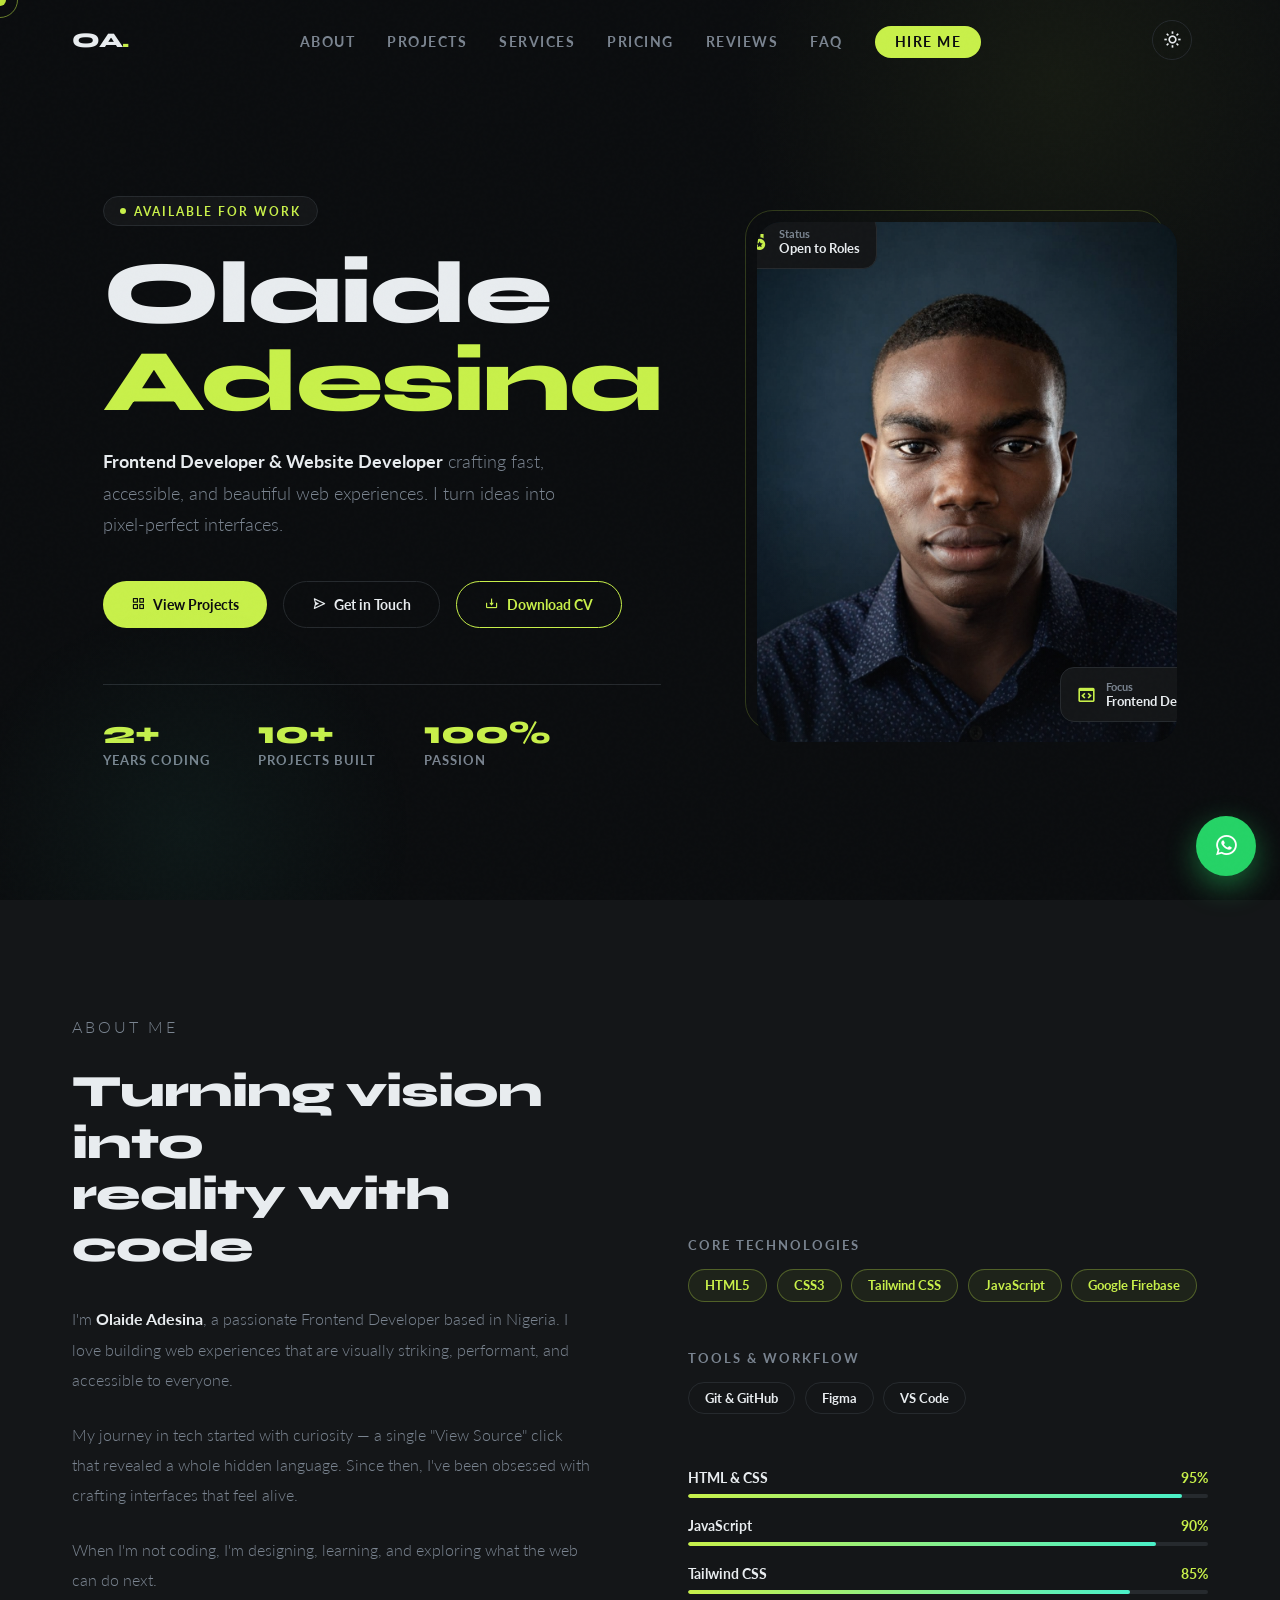
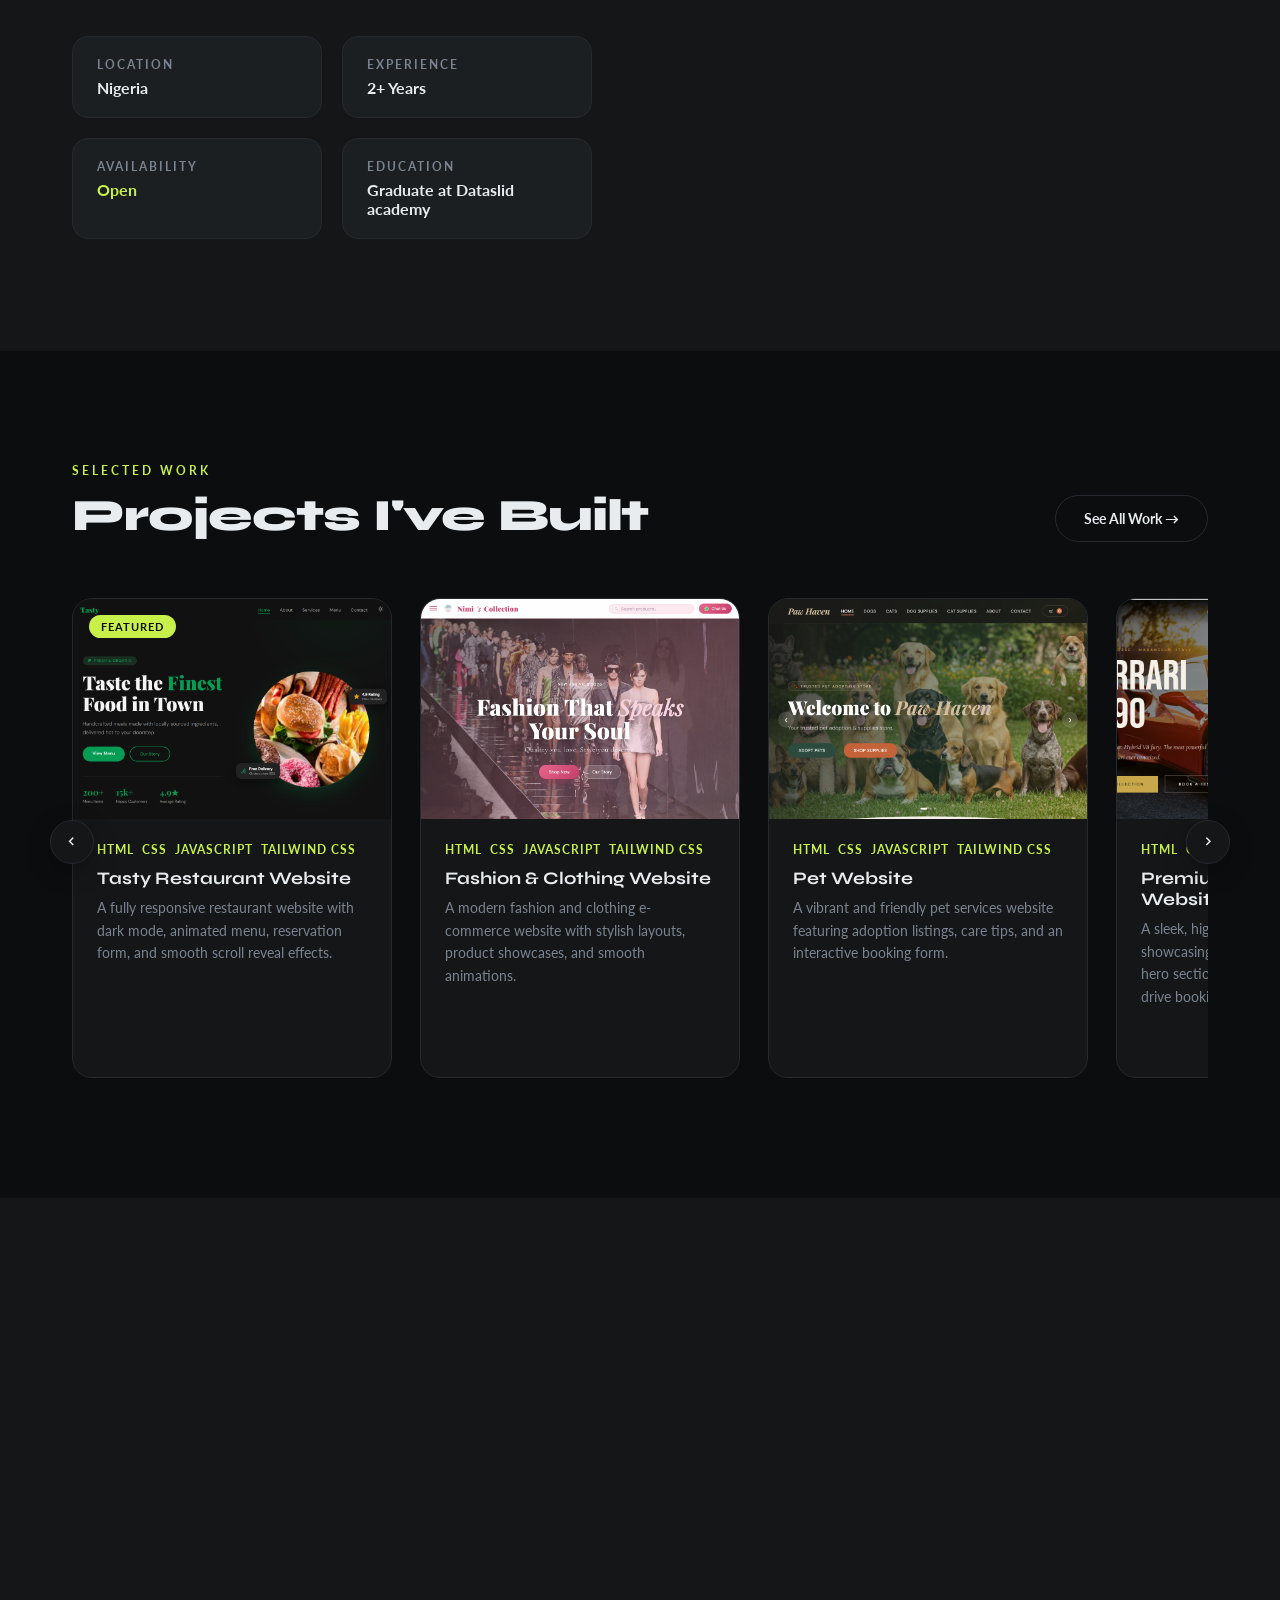
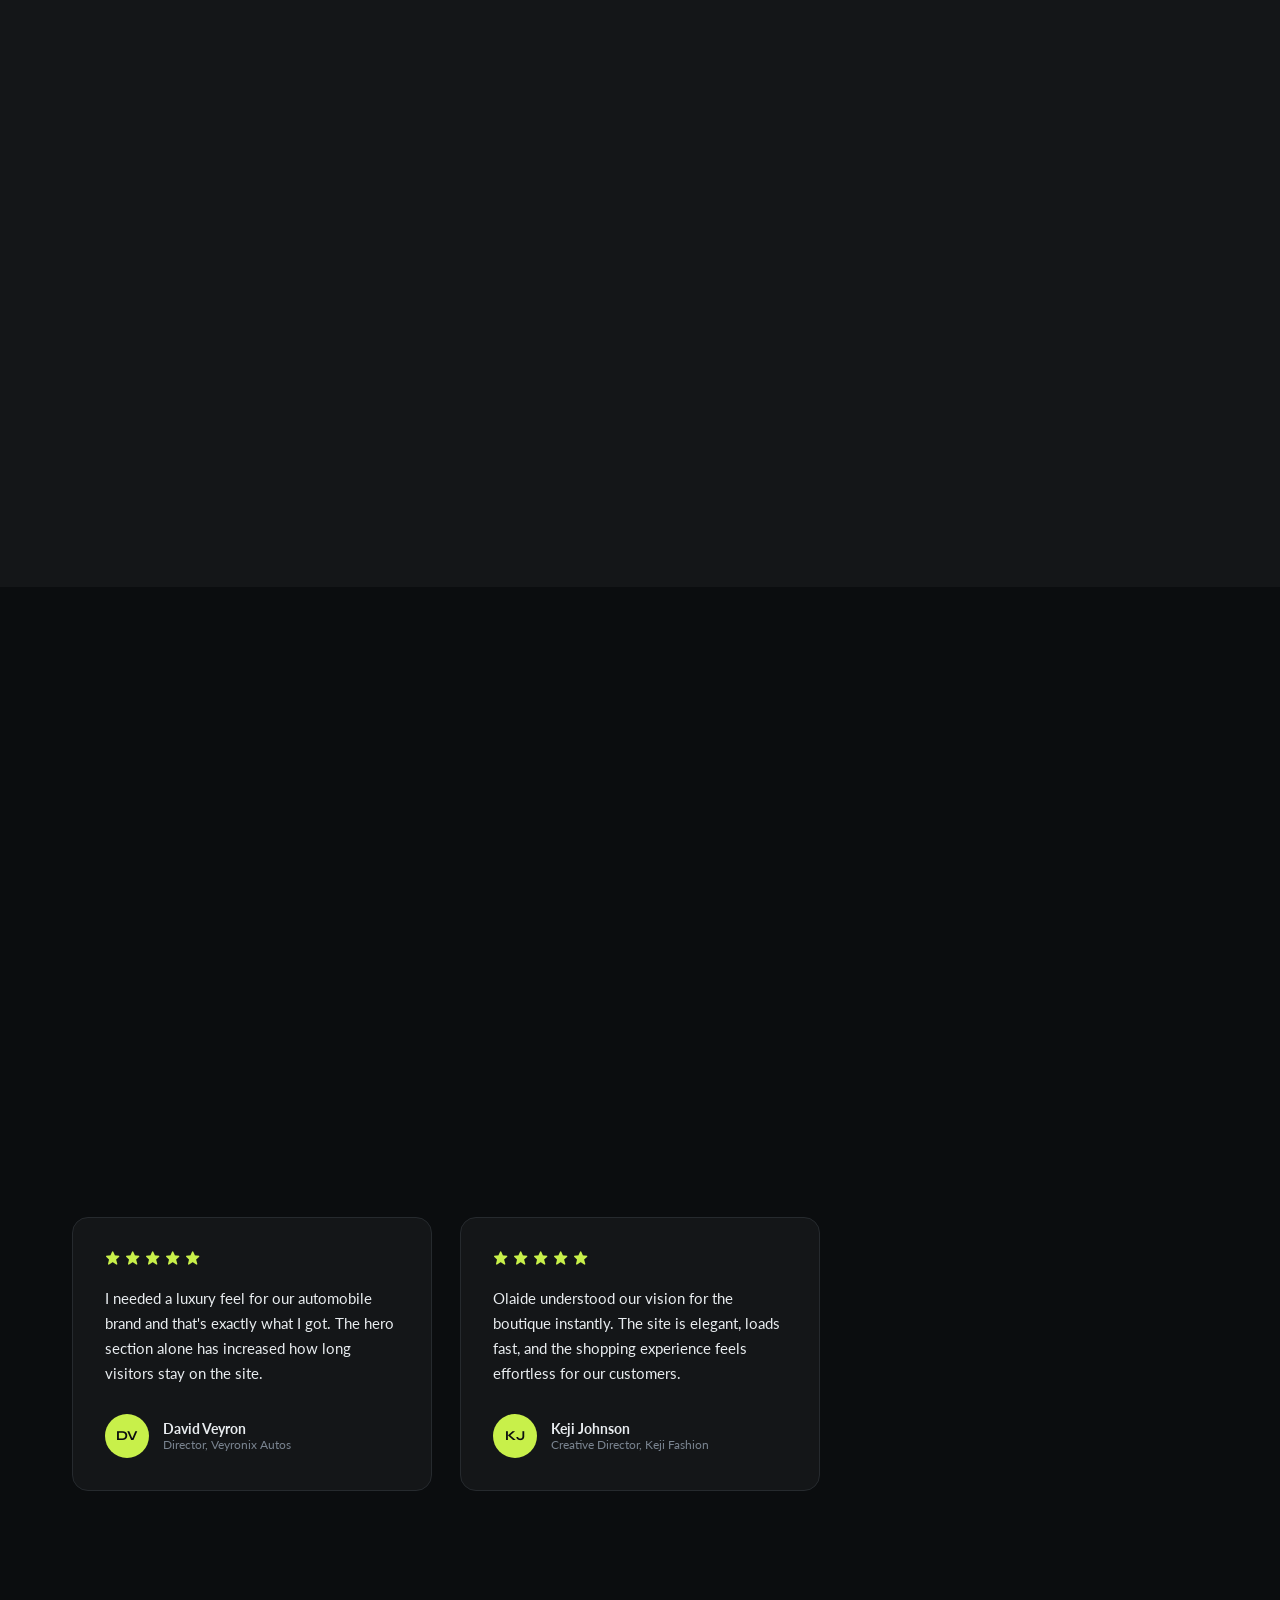
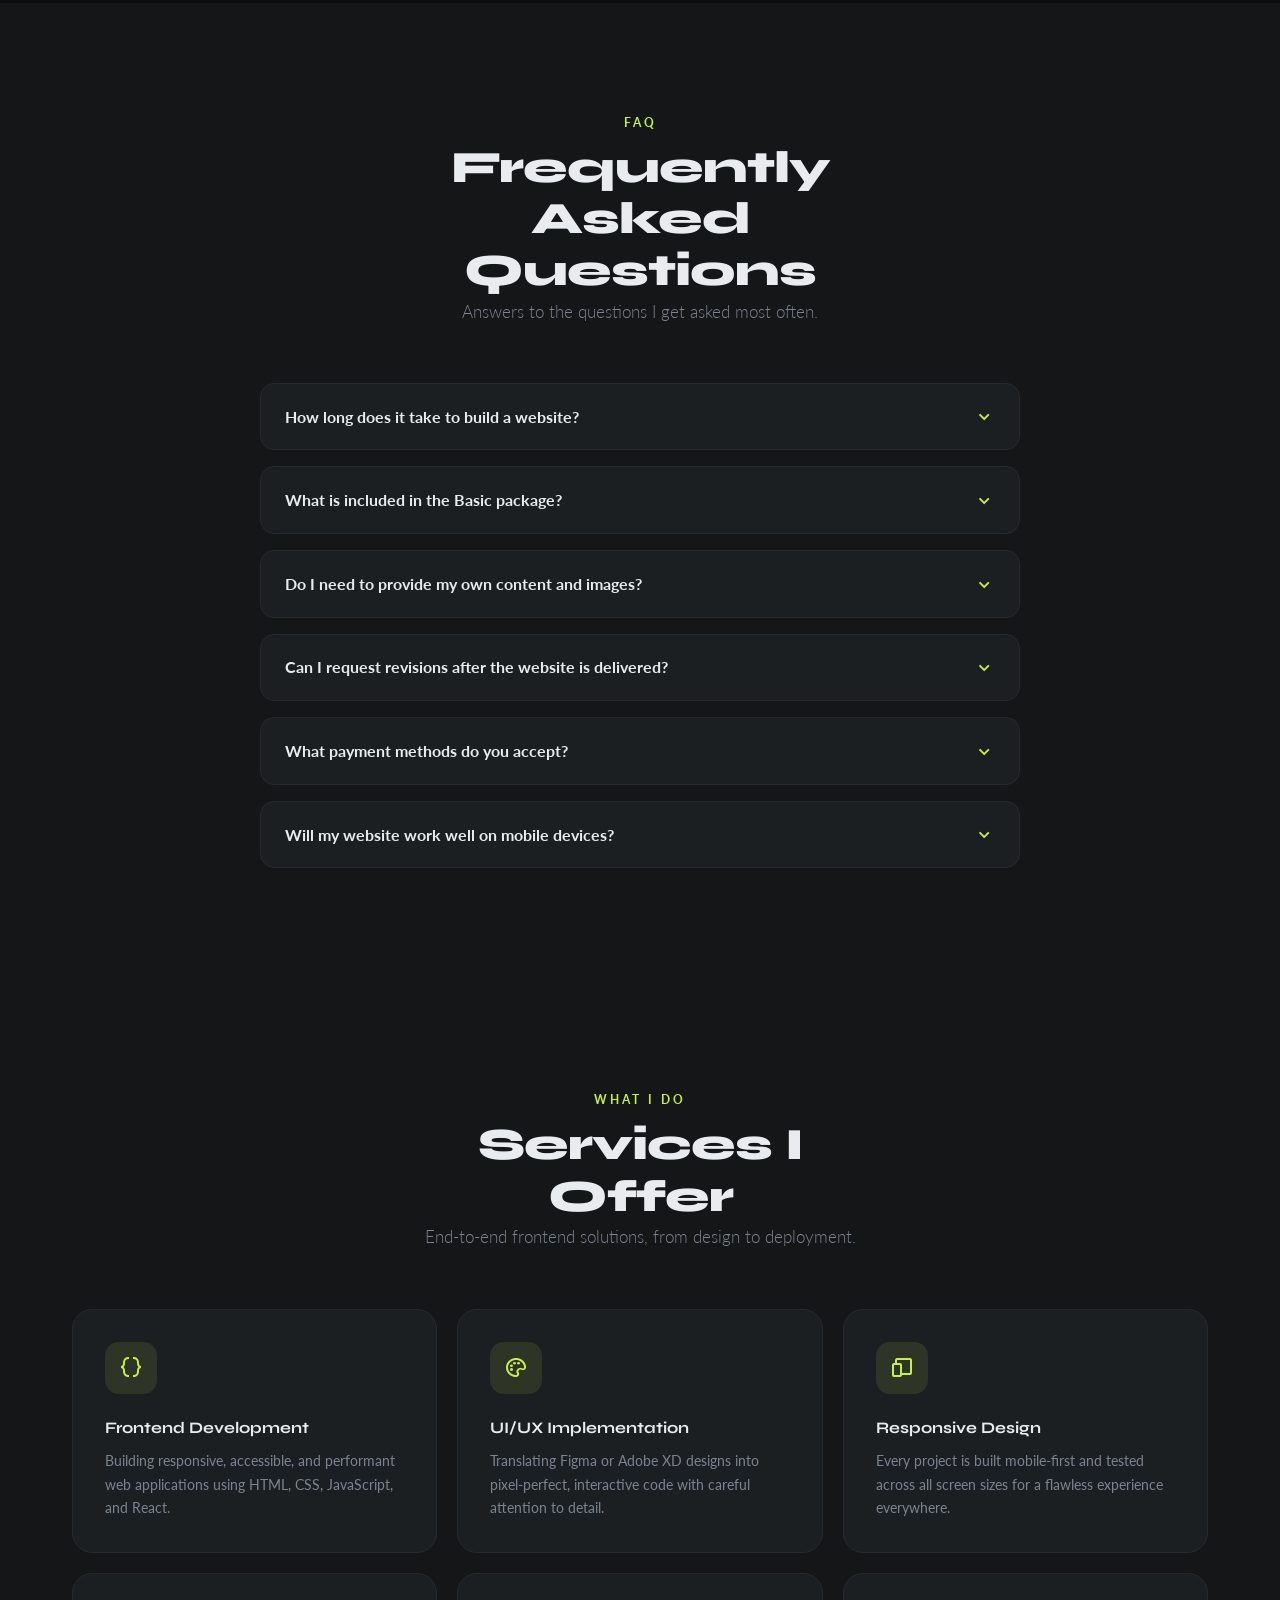
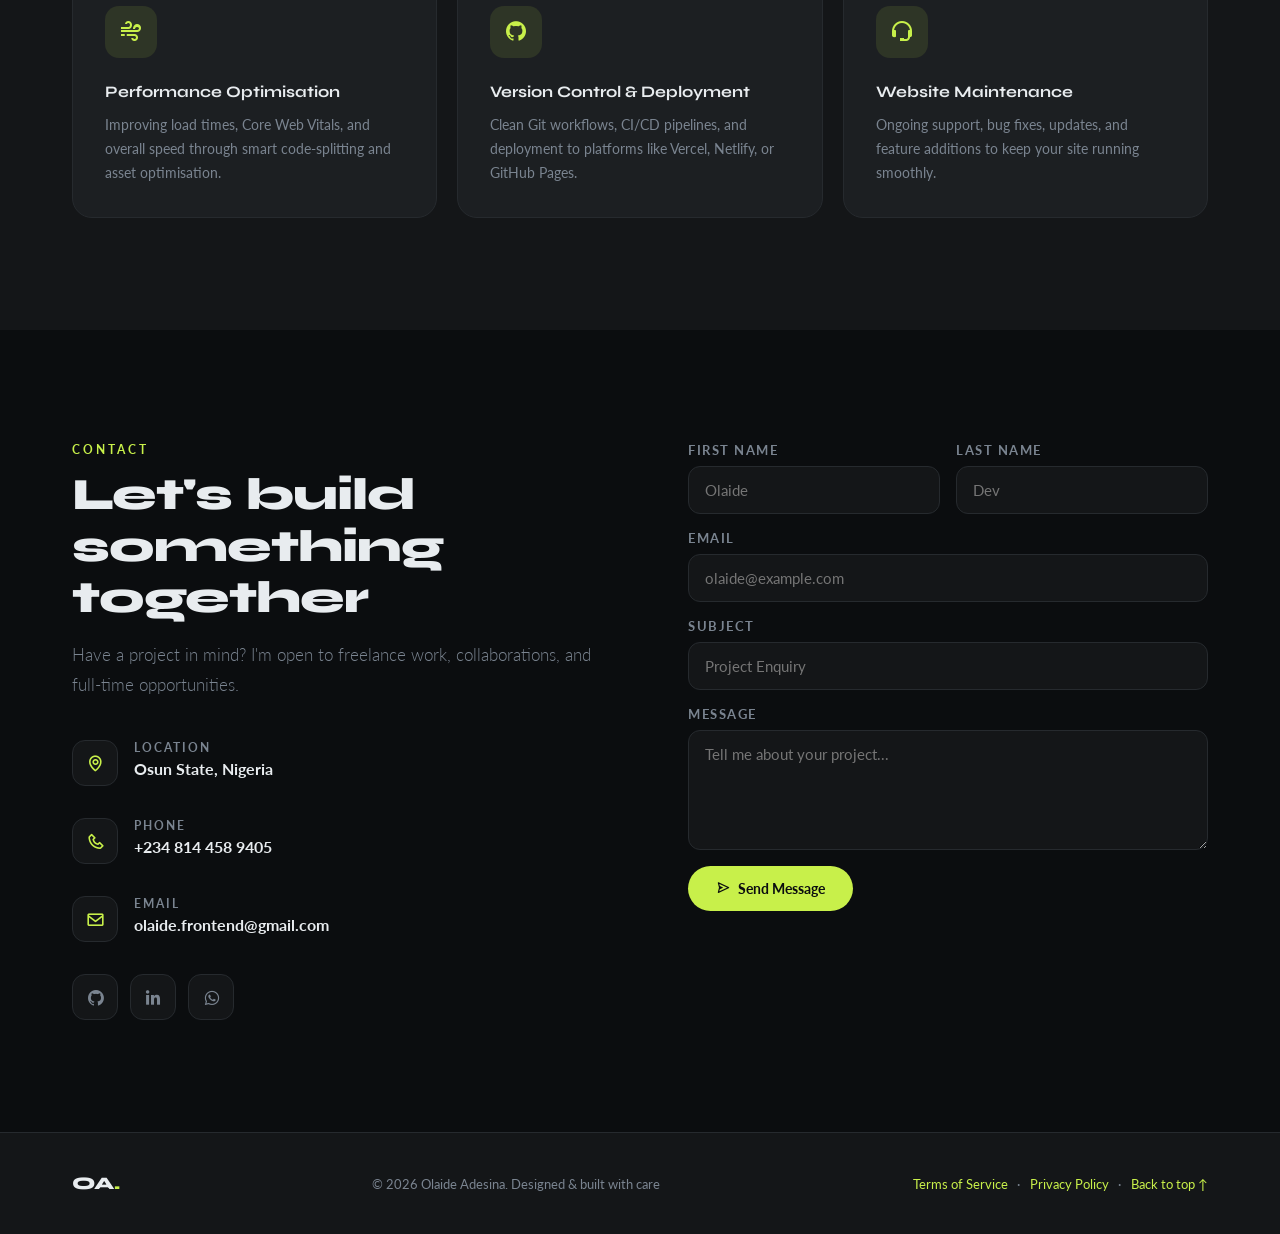
<file: index.html>
<!DOCTYPE html>
<html lang="en">
<head>
  <meta charset="UTF-8">
  <meta name="viewport" content="width=device-width, initial-scale=1.0">
  <meta name="description" content="Olaide Adesina is a Frontend Developer and Website Developer building fast, modern, responsive websites for businesses and startups. View projects and get a free quote.">
  <meta name="keywords" content="frontend developer, website developer, web developer, frontend developer for hire, freelance website developer, Olaide Adesina">
  <meta name="author" content="Olaide Adesina">
  <meta name="robots" content="index, follow">
  <meta name="google-site-verification" content="google7b58c9dbeaf905ce.html">
  <title>Olaide Adesina | Frontend Developer & Website Developer</title>
  <link rel="canonical" href="https://olaidedev.netlify.app/">

  <!-- Favicon (generated on favicon.io) -->
        <link rel="apple-touch-icon" sizes="180x180" href="/favicon_io/apple-touch-icon.png">
        <link rel="icon" type="image/png" sizes="32x32" href="/favicon_io/favicon-32x32.png">
        <link rel="icon" type="image/png" sizes="16x16" href="/favicon_io/favicon-16x16.png">
        <link rel="manifest" href="/favicon_io/site.webmanifest">

  <!-- Open Graph / Facebook, LinkedIn, WhatsApp previews -->
  <meta property="og:type" content="website">
  <meta property="og:url" content="https://olaidedev.netlify.app/">
  <meta property="og:title" content="Olaide Adesina | Frontend Developer & Website Developer">
  <meta property="og:description" content="Frontend Developer and Website Developer building fast, modern, responsive websites for businesses and startups.">
  <meta property="og:image" content="https://olaidedev.netlify.app/og-image.jpg">

  <!-- Twitter Card -->
  <meta name="twitter:card" content="summary_large_image">
  <meta name="twitter:url" content="https://olaidedev.netlify.app/">
  <meta name="twitter:title" content="Olaide Adesina | Frontend Developer & Website Developer">
  <meta name="twitter:description" content="Frontend Developer and Website Developer building fast, modern, responsive websites for businesses and startups.">
  <meta name="twitter:image" content="https://olaidedev.netlify.app/og-image.jpg">

  <link href="https://fonts.googleapis.com/css2?family=Syne:wght@400;600;700;800&family=Lato:wght@300;400;700&display=swap" rel="stylesheet">
  <link href="https://cdn.jsdelivr.net/npm/boxicons@2.1.4/css/boxicons.min.css" rel="stylesheet">
  <link rel="stylesheet" href="/style.css">
  <style>
    .photo-badge--top {
      top: -0.5rem;
    }
  </style>

  <!-- Structured data for Google (Person + Service) -->
  <script type="application/ld+json">
  {
    "@context": "https://schema.org",
    "@type": "Person",
    "name": "Olaide Adesina",
    "url": "https://olaidedev.netlify.app/",
    "jobTitle": "Frontend Developer",
    "description": "Frontend Developer and Website Developer building fast, modern, responsive websites.",
    "sameAs": [
      "https://github.com/Olaide13-67",
      "https://www.linkedin.com/in/olaide-Adeshina-596482410"
    ],
    "knowsAbout": ["Frontend Development", "Website Development", "Web Design", "JavaScript", "Responsive Web Design"]
  }
  </script>
</head>
<body>
  <div class="cursor" id="cursor"></div>
  <div class="cursor-ring" id="cursor-ring"></div>

  <!-- HEADER -->
  <header id="header">
    <nav class="nav">
      <a href="#" class="logo">OA<span>.</span></a>
      <ul class="nav-links" id="nav-links">
        <li><a href="#about">About</a></li>
        <li><a href="#projects">Projects</a></li>
        <li><a href="#services">Services</a></li>
        <li><a href="#pricing">Pricing</a></li>
        <li><a href="#reviews">Reviews</a></li>
        <li><a href="#faq">FAQ</a></li>
        <li><a href="#contact" class="nav-cta">Hire Me</a></li>
      </ul>
      <button class="theme-toggle" id="theme-toggle" title="Toggle theme">
        <i class="bx bx-sun"></i>
      </button>
      <div class="nav-toggle" id="nav-toggle"><i class="bx bx-menu"></i></div>
    </nav>
  </header>

  <!-- HERO -->
  <section class="hero" id="home">
    <div class="hero-inner">
      <div class="hero-data">
        <div class="hero-tag">Available for work</div>
        <h1 class="hero-name">
          Olaide<br>
          <span class="line2">Adesina</span>
        </h1>
        <p class="hero-role">
          <strong>Frontend Developer & Website Developer</strong> crafting fast, accessible, and beautiful web experiences. I turn ideas into pixel-perfect interfaces.
        </p>
        <div class="hero-actions">
          <a href="#projects" class="btn btn-primary"><i class="bx bx-grid-alt"></i> View Projects</a>
          <a href="#contact" class="btn btn-ghost"><i class="bx bx-send"></i> Get in Touch</a>
          <a href="/Frontend Developer.pdf" download class="btn btn-secondary" id="download-cv-btn"><i class="bx bx-download"></i> Download CV</a>
        </div>
        <div class="hero-stats">
          <div>
            <span class="stat-num">2+</span>
            <span class="stat-label">Years Coding</span>
          </div>
          <div>
            <span class="stat-num">10+</span>
            <span class="stat-label">Projects Built</span>
          </div>
          <div>
            <span class="stat-num">100%</span>
            <span class="stat-label">Passion</span>
          </div>
        </div>
      </div>

      <!-- PHOTO -->
      <div class="hero-photo-wrap">
        <div class="photo-accent-line"></div>
        <div class="photo-outer">
          <img src="[data-uri]" alt="Olaide Adesina" class="hero-photo">
          <div class="photo-badge photo-badge--top">
            <i class="bx bxs-medal badge-icon"></i>
            <div>
              <div class="badge-label">Status</div>
              <div class="badge-value">Open to Roles</div>
            </div>
          </div>
          <div class="photo-badge photo-badge--bot">
            <i class="bx bx-code-block badge-icon"></i>
            <div>
              <div class="badge-label">Focus</div>
              <div class="badge-value">Frontend Dev</div>
            </div>
          </div>
        </div>
      </div>
    </div>
  </section>

  <!-- ABOUT -->
  <section class="about section" id="about">
    <div class="container">
      <div class="about-grid">
        <div class="about-text reveal-left">
          <p class="section-label">About Me</p>
          <h2 class="section-title">Turning vision into <br>reality with code</h2>
          <div style="height:2rem"></div>
          <p>I'm <strong>Olaide Adesina</strong>, a passionate Frontend Developer based in Nigeria. I love building web experiences that are visually striking, performant, and accessible to everyone.</p>
          <p>My journey in tech started with curiosity — a single "View Source" click that revealed a whole hidden language. Since then, I've been obsessed with crafting interfaces that feel alive.</p>
          <p>When I'm not coding, I'm designing, learning, and exploring what the web can do next.</p>
          <div class="about-facts">
            <div class="fact">
              <div class="fact-key">Location</div>
              <div class="fact-value">Nigeria</div>
            </div>
            <div class="fact">
              <div class="fact-key">Experience</div>
              <div class="fact-value">2+ Years</div>
            </div>
            <div class="fact">
              <div class="fact-key">Availability</div>
              <div class="fact-value" style="color:var(--accent)">Open</div>
            </div>
            <div class="fact">
              <div class="fact-key">Education</div>
              <div class="fact-value">Graduate at Dataslid academy</div>
            </div>
          </div>
        </div>

        <div class="about-visual reveal-right">
          <div class="skill-group">
            <h4>Core Technologies</h4>
            <div class="skill-tags">
              <span class="skill-tag accent">HTML5</span>
              <span class="skill-tag accent">CSS3</span>
              <span class="skill-tag accent">Tailwind CSS</span>
              <span class="skill-tag accent">JavaScript</span>
              <span class="skill-tag accent">Google Firebase</span>
            </div>
          </div>
          <div class="skill-group" style="margin-top:1.5rem">
            <h4>Tools & Workflow</h4>
            <div class="skill-tags">
              <span class="skill-tag">Git & GitHub</span>
              <span class="skill-tag">Figma</span>
              <span class="skill-tag">VS Code</span>
            </div>
          </div>
          <div class="proficiency" style="margin-top:2rem">
            <div class="prof-item">
              <div class="prof-header"><span>HTML & CSS</span><span style="color:var(--accent)">95%</span></div>
              <div class="prof-bar"><div class="prof-fill" data-width="95"></div></div>
            </div>
            <div class="prof-item">
              <div class="prof-header"><span>JavaScript</span><span style="color:var(--accent)">90%</span></div>
              <div class="prof-bar"><div class="prof-fill" data-width="90"></div></div>
            </div>
            <div class="prof-item">
              <div class="prof-header"><span>Tailwind CSS</span><span style="color:var(--accent)">85%</span></div>
              <div class="prof-bar"><div class="prof-fill" data-width="85"></div></div>
            </div>
          </div>
        </div>
      </div>
    </div>
  </section>

  <!-- PROJECTS -->
  <section class="projects section" id="projects">
    <div class="container">
      <div class="projects-header">
        <div class="reveal">
          <p class="section-label">Selected Work</p>
          <h2 class="section-title">Projects I've Built</h2>
        </div>
        <div class="projects-header-actions reveal d2">
          <a href="#contact" class="btn btn-ghost">See All Work →</a>
        </div>
      </div>
      <div class="projects-carousel">
        <button type="button" class="carousel-btn carousel-btn--side carousel-btn--left" id="projects-prev" aria-label="Scroll projects left"><i class="bx bx-chevron-left"></i></button>
        <button type="button" class="carousel-btn carousel-btn--side carousel-btn--right" id="projects-next" aria-label="Scroll projects right"><i class="bx bx-chevron-right"></i></button>
        <div class="projects-viewport">
        <div class="projects-track" id="projects-track">

        <!-- Tasty Restaurant Website -->
        <a href="https://tasty2restaurant.netlify.app/" target="_blank" rel="noopener noreferrer" class="project-card project-link-card featured-project reveal d1">
          <div class="project-thumb">
            <span class="featured-badge">Featured</span>
            <img src="/pic111.png" alt="Tasty Restaurant Website screenshot" class="project-screenshot">
            <div class="project-thumb-overlay">
              <div class="project-links-row">
                <span class="project-link-btn"><i class="bx bx-link-external"></i> Visit Site</span>
              </div>
            </div>
          </div>
          <div class="project-info">
            <div class="project-tags">
              <span class="project-tag">HTML</span>
              <span class="project-tag">CSS</span>
              <span class="project-tag">JavaScript</span>
              <span class="project-tag">Tailwind CSS</span>
            </div>
            <div class="project-title">Tasty Restaurant Website</div>
            <p class="project-desc">A fully responsive restaurant website with dark mode, animated menu, reservation form, and smooth scroll reveal effects.</p>
          </div>
        </a>

        <!-- Fashion & Clothing Website -->
        <a href="https://nimi-store.netlify.app/" target="_blank" rel="noopener noreferrer" class="project-card project-link-card reveal d2">
          <div class="project-thumb">
            <img src="/pic112.png" alt="Fashion and Clothing Website screenshot" class="project-screenshot">
            <div class="project-thumb-overlay">
              <div class="project-links-row">
                <span class="project-link-btn"><i class="bx bx-link-external"></i> Visit Site</span>
              </div>
            </div>
          </div>
          <div class="project-info">
            <div class="project-tags">
              <span class="project-tag">HTML</span>
              <span class="project-tag">CSS</span>
              <span class="project-tag">JavaScript</span>
              <span class="project-tag">Tailwind CSS</span>
            </div>
            <div class="project-title">Fashion & Clothing Website</div>
            <p class="project-desc">A modern fashion and clothing e-commerce website with stylish layouts, product showcases, and smooth animations.</p>
          </div>
        </a>

        <!-- Pet Website -->
        <a href="https://paw2haven.netlify.app/" target="_blank" rel="noopener noreferrer" class="project-card project-link-card reveal d3">
          <div class="project-thumb">
            <img src="/pic113.png" alt="Pet Website screenshot" class="project-screenshot">
            <div class="project-thumb-overlay">
              <div class="project-links-row">
                <span class="project-link-btn"><i class="bx bx-link-external"></i> Visit Site</span>
              </div>
            </div>
          </div>
          <div class="project-info">
            <div class="project-tags">
              <span class="project-tag">HTML</span>
              <span class="project-tag">CSS</span>
              <span class="project-tag">JavaScript</span>
              <span class="project-tag">Tailwind CSS</span>
            </div>
            <div class="project-title">Pet Website</div>
            <p class="project-desc">A vibrant and friendly pet services website featuring adoption listings, care tips, and an interactive booking form.</p>
          </div>
        </a>

        <!-- Premium Automobile Website -->
        <a href="https://veyronixautos.netlify.app/" target="_blank" rel="noopener noreferrer" class="project-card project-link-card reveal d3">
          <div class="project-thumb">
            <img src="/pic115.png" alt="Premium Automobile Website Image" class="project-screenshot">
            <div class="project-thumb-overlay">
              <div class="project-links-row">
                <span class="project-link-btn"><i class="bx bx-link-external"></i> Visit Site</span>
              </div>
            </div>
          </div>
          <div class="project-info">
            <div class="project-tags">
              <span class="project-tag">HTML</span>
              <span class="project-tag">CSS</span>
              <span class="project-tag">JavaScript</span>
              <span class="project-tag">Tailwind CSS</span>
            </div>
            <div class="project-title">Premium Automobile Website</div>
            <p class="project-desc">A sleek, high-end automobile website showcasing luxury vehicles with cinematic hero sections, model galleries, and test-drive booking.</p>
          </div>
        </a>

        <!-- Fashion Boutique Website -->
        <a href="https://keji-fashion.netlify.app/" target="_blank" rel="noopener noreferrer" class="project-card project-link-card reveal d3">
          <div class="project-thumb">
            <img src="/pic114.png" alt="Fashion Boutique Website Image" class="project-screenshot">
            <div class="project-thumb-overlay">
              <div class="project-links-row">
                <span class="project-link-btn"><i class="bx bx-link-external"></i> Visit Site</span>
              </div>
            </div>
          </div>
          <div class="project-info">
            <div class="project-tags">
              <span class="project-tag">HTML</span>
              <span class="project-tag">CSS</span>
              <span class="project-tag">JavaScript</span>
              <span class="project-tag">Tailwind CSS</span>
            </div>
            <div class="project-title">Fashion Boutique Website</div>
            <p class="project-desc">An elegant fashion boutique site with editorial-style lookbooks, curated collections, and a refined shopping experience.</p>
          </div>
        </a>
        <a href="https://bennykids-homestore.com/" target="_blank" rel="noopener noreferrer" class="project-card project-link-card reveal d3">
          <div class="project-thumb">
            <img src="/pic116.png" alt="Kids&Homestore website" class="project-screenshot">
            <div class="project-thumb-overlay">
              <div class="project-links-row">
                <span class="project-link-btn"><i class="bx bx-link-external"></i> Visit Site</span>
              </div>
            </div>
          </div>
          <div class="project-info">
            <div class="project-tags">
              <span class="project-tag">HTML</span>
              <span class="project-tag">CSS</span>
              <span class="project-tag">JavaScript</span>
            </div>
            <div class="project-title">Kids&Homestore Website</div>
            <p class="project-desc">A fully responsive eCommerce website for a kids' toy and home store with product listings, categories, and a smooth shopping experience</p>
          </div>
        </a>
        <a href="https://olaidesitebuilder.netlify.app/" target="_blank" rel="noopener noreferrer" class="project-card project-link-card reveal d3">
          <div class="project-thumb">
            <img src="/pic117.png" alt="Site Builder" class="project-screenshot">
            <div class="project-thumb-overlay">
              <div class="project-links-row">
                <span class="project-link-btn"><i class="bx bx-link-external"></i> Visit Site</span>
              </div>
            </div>
          </div>
          <div class="project-info">
            <div class="project-tags">
              <span class="project-tag">HTML</span>
              <span class="project-tag">CSS</span>
              <span class="project-tag">JavaScript</span>
              <span class="project-tag">Cloudinary</span>
              <span class="project-tag">Gemini API</span>
              <span class="project-tag">Google Firebase</span>
            </div>
            <div class="project-title">Mini Site Builder</div>
            <p class="project-desc">An AI-powered website builder that uses Gemini API, Firebase, Cloudinary, 
              and image APIs to generate complete, easy-to-edit websites. Users can quickly create a website and 
              customize the content, images, and design to fit their needs.</p>
          </div>
        </a>

        </div>
        </div>
      </div>
    </div>
  </section>

  <!-- PRICING -->
  <section class="pricing section" id="pricing">
    <div class="container">
      <div class="reveal" style="text-align:center; max-width:560px; margin:0 auto 0.5rem;">
        <p class="section-label">Pricing</p>
        <h2 class="section-title">Simple, Transparent Rates</h2>
        <p class="section-desc" style="margin:0 auto">Straightforward pricing built around the size of your project, no hidden costs.</p>
      </div>
      <div class="pricing-grid">
        <div class="pricing-card reveal d1">
          <div class="pricing-name">Basic</div>
          <div class="pricing-price"><span class="pricing-currency">₦</span>70,000</div>
          <p class="pricing-desc">A clean single-page portfolio website, perfect for individuals getting started online.</p>
          <ul class="pricing-features">
            <li><i class="bx bx-check"></i> Single-page / portfolio website</li>
            <li><i class="bx bx-check"></i> Mobile responsive design</li>
            <li><i class="bx bx-check"></i> Basic on-page SEO setup</li>
            <li><i class="bx bx-check"></i> 3-day delivery</li>
          </ul>
          <a href="#contact" class="btn btn-ghost pricing-btn">Get Started</a>
        </div>

        <div class="pricing-card pricing-featured reveal d2">
          <span class="pricing-badge">Most Popular</span>
          <div class="pricing-name">Standard</div>
          <div class="pricing-price"><span class="pricing-currency">₦</span>100,000</div>
          <p class="pricing-desc">A multi-page website with animation and social integration, built for growing brands.</p>
          <ul class="pricing-features">
            <li><i class="bx bx-check"></i> Up to 3 pages</li>
            <li><i class="bx bx-check"></i> Custom animations</li>
            <li><i class="bx bx-check"></i> Social media & contact integration</li>
            <li><i class="bx bx-check"></i> Mobile responsive design</li>
            <li><i class="bx bx-check"></i> 5-7 day delivery</li>
          </ul>
          <a href="#contact" class="btn btn-primary pricing-btn">Get Started</a>
        </div>

        <div class="pricing-card reveal d3">
          <div class="pricing-name">Custom</div>
          <div class="pricing-price"><span class="pricing-currency">₦</span>120,000<span class="pricing-plus">+</span></div>
          <p class="pricing-desc">A fully tailored build for complex requirements, e-commerce, or larger multi-page sites.</p>
          <ul class="pricing-features">
            <li><i class="bx bx-check"></i> Unlimited pages</li>
            <li><i class="bx bx-check"></i> Advanced animations & interactions</li>
            <li><i class="bx bx-check"></i> E-commerce / custom features</li>
            <li><i class="bx bx-check"></i> Priority support</li>
            <li><i class="bx bx-check"></i> Timeline based on scope</li>
          </ul>
          <a href="#contact" class="btn btn-ghost pricing-btn">Request Quote</a>
        </div>
      </div>
    </div>
  </section>

  <!-- REVIEWS -->
  <section class="reviews section" id="reviews">
    <div class="container">
      <div class="reveal" style="text-align:center; max-width:560px; margin:0 auto 0.5rem;">
        <p class="section-label">Testimonials</p>
        <h2 class="section-title">What Clients Say</h2>
        <p class="section-desc" style="margin:0 auto">A few words from people I've built websites for.</p>
      </div>
      <div class="reviews-grid">
        <div class="review-card reveal d1">
          <div class="review-stars"><i class="bx bxs-star"></i><i class="bx bxs-star"></i><i class="bx bxs-star"></i><i class="bx bxs-star"></i><i class="bx bxs-star"></i></div>
          <p class="review-text">Olaide built our restaurant website in record time and it looks stunning. The animations feel premium and our customers keep complimenting the design.</p>
          <div class="review-author">
            <div class="review-avatar">TF</div>
            <div>
              <div class="review-name">Tolu Fashola</div>
              <div class="review-role">Owner, Tasty Restaurant</div>
            </div>
          </div>
        </div>

        <div class="review-card reveal d2">
          <div class="review-stars"><i class="bx bxs-star"></i><i class="bx bxs-star"></i><i class="bx bxs-star"></i><i class="bx bxs-star"></i><i class="bx bxs-star"></i></div>
          <p class="review-text">Communication was smooth from start to finish. I explained what I wanted and Olaide delivered a fashion site that matched my brand perfectly.</p>
          <div class="review-author">
            <div class="review-avatar">NA</div>
            <div>
              <div class="review-name">Nimi Adeyemi</div>
              <div class="review-role">Founder, Nimi Store</div>
            </div>
          </div>
        </div>

        <div class="review-card reveal d3">
          <div class="review-stars"><i class="bx bxs-star"></i><i class="bx bxs-star"></i><i class="bx bxs-star"></i><i class="bx bxs-star"></i><i class="bx bxs-star"></i></div>
          <p class="review-text">Professional, fast, and detail-oriented. The pet adoption site works flawlessly across every device and the booking form has made things so much easier for us.</p>
          <div class="review-author">
            <div class="review-avatar">KP</div>
            <div>
              <div class="review-name">Kemi Paul</div>
              <div class="review-role">Manager, Paw2Haven</div>
            </div>
          </div>
        </div>

        <div class="review-card reveal d1">
          <div class="review-stars"><i class="bx bxs-star"></i><i class="bx bxs-star"></i><i class="bx bxs-star"></i><i class="bx bxs-star"></i><i class="bx bxs-star"></i></div>
          <p class="review-text">I needed a luxury feel for our automobile brand and that's exactly what I got. The hero section alone has increased how long visitors stay on the site.</p>
          <div class="review-author">
            <div class="review-avatar">DV</div>
            <div>
              <div class="review-name">David Veyron</div>
              <div class="review-role">Director, Veyronix Autos</div>
            </div>
          </div>
        </div>

        <div class="review-card reveal d2">
          <div class="review-stars"><i class="bx bxs-star"></i><i class="bx bxs-star"></i><i class="bx bxs-star"></i><i class="bx bxs-star"></i><i class="bx bxs-star"></i></div>
          <p class="review-text">Olaide understood our vision for the boutique instantly. The site is elegant, loads fast, and the shopping experience feels effortless for our customers.</p>
          <div class="review-author">
            <div class="review-avatar">KJ</div>
            <div>
              <div class="review-name">Keji Johnson</div>
              <div class="review-role">Creative Director, Keji Fashion</div>
            </div>
          </div>
        </div>
      </div>
    </div>
  </section>

  <!-- FAQ -->
  <section class="faq section" id="faq">
    <div class="container">
      <div class="reveal" style="text-align:center; max-width:560px; margin:0 auto 0.5rem;">
        <p class="section-label">FAQ</p>
        <h2 class="section-title">Frequently Asked Questions</h2>
        <p class="section-desc" style="margin:0 auto">Answers to the questions I get asked most often.</p>
      </div>
      <div class="faq-list">
        <div class="faq-item reveal d1">
          <button type="button" class="faq-question">
            How long does it take to build a website?
            <i class="bx bx-chevron-down faq-icon"></i>
          </button>
          <div class="faq-answer">
            <p>A basic single-page site typically takes 3 days, while standard multi-page sites take 5-7 days. Custom projects depend on scope and are timed once requirements are confirmed.</p>
          </div>
        </div>

        <div class="faq-item reveal d1">
          <button type="button" class="faq-question">
            What is included in the Basic package?
            <i class="bx bx-chevron-down faq-icon"></i>
          </button>
          <div class="faq-answer">
            <p>The Basic package includes a single-page or portfolio website, fully mobile responsive, with basic on-page SEO, delivered within 3 days at ₦70,000.</p>
          </div>
        </div>

        <div class="faq-item reveal d2">
          <button type="button" class="faq-question">
            Do I need to provide my own content and images?
            <i class="bx bx-chevron-down faq-icon"></i>
          </button>
          <div class="faq-answer">
            <p>You're welcome to provide your own text and images, but if you don't have them ready, I can help source suitable visuals and structure your content as part of the build.</p>
          </div>
        </div>

        <div class="faq-item reveal d2">
          <button type="button" class="faq-question">
            Can I request revisions after the website is delivered?
            <i class="bx bx-chevron-down faq-icon"></i>
          </button>
          <div class="faq-answer">
            <p>Yes. Every package includes a round of revisions after delivery, and ongoing maintenance or additional changes can be arranged afterward.</p>
          </div>
        </div>

        <div class="faq-item reveal d3">
          <button type="button" class="faq-question">
            What payment methods do you accept?
            <i class="bx bx-chevron-down faq-icon"></i>
          </button>
          <div class="faq-answer">
            <p>Payments can be made via bank transfer. A deposit is required to begin work, with the balance due before final handover of the completed website.</p>
          </div>
        </div>

        <div class="faq-item reveal d3">
          <button type="button" class="faq-question">
            Will my website work well on mobile devices?
            <i class="bx bx-chevron-down faq-icon"></i>
          </button>
          <div class="faq-answer">
            <p>Absolutely. Every website I build, regardless of package, is fully responsive and tested across phones, tablets, and desktops before delivery.</p>
          </div>
        </div>
      </div>
    </div>
  </section>

  <!-- SERVICES -->
  <section class="services section" id="services">
    <div class="container">
      <div class="reveal" style="text-align:center; max-width:520px; margin:0 auto 0.5rem;">
        <p class="section-label">What I Do</p>
        <h2 class="section-title">Services I Offer</h2>
        <p class="section-desc" style="margin:0 auto">End-to-end frontend solutions, from design to deployment.</p>
      </div>
      <div class="services-grid">
        <div class="service-card reveal d1">
          <div class="service-icon"><i class="bx bx-code-curly"></i></div>
          <div class="service-title">Frontend Development</div>
          <p class="service-desc">Building responsive, accessible, and performant web applications using HTML, CSS, JavaScript, and React.</p>
        </div>
        <div class="service-card reveal d2">
          <div class="service-icon"><i class="bx bx-palette"></i></div>
          <div class="service-title">UI/UX Implementation</div>
          <p class="service-desc">Translating Figma or Adobe XD designs into pixel-perfect, interactive code with careful attention to detail.</p>
        </div>
        <div class="service-card reveal d3">
          <div class="service-icon"><i class="bx bx-devices"></i></div>
          <div class="service-title">Responsive Design</div>
          <p class="service-desc">Every project is built mobile-first and tested across all screen sizes for a flawless experience everywhere.</p>
        </div>
        <div class="service-card reveal d1">
          <div class="service-icon"><i class="bx bx-wind"></i></div>
          <div class="service-title">Performance Optimisation</div>
          <p class="service-desc">Improving load times, Core Web Vitals, and overall speed through smart code-splitting and asset optimisation.</p>
        </div>
        <div class="service-card reveal d2">
          <div class="service-icon"><i class="bx bxl-github"></i></div>
          <div class="service-title">Version Control & Deployment</div>
          <p class="service-desc">Clean Git workflows, CI/CD pipelines, and deployment to platforms like Vercel, Netlify, or GitHub Pages.</p>
        </div>
        <div class="service-card reveal d3">
          <div class="service-icon"><i class="bx bx-support"></i></div>
          <div class="service-title">Website Maintenance</div>
          <p class="service-desc">Ongoing support, bug fixes, updates, and feature additions to keep your site running smoothly.</p>
        </div>
      </div>
    </div>
  </section>

  <!-- CONTACT -->
  <section class="contact section" id="contact">
    <div class="container">
      <div class="contact-wrap">
        <div class="reveal-left">
          <p class="section-label">Contact</p>
          <h2 class="section-title">Let's build <br>something together</h2>
          <p class="section-desc">Have a project in mind? I'm open to freelance work, collaborations, and full-time opportunities.</p>
          <div style="height:2.5rem"></div>
          <div class="contact-info-item">
            <div class="contact-icon"><i class="bx bx-map"></i></div>
            <div>
              <div class="contact-label">Location</div>
              <div class="contact-value">Osun State, Nigeria</div>
            </div>
          </div>
          <div class="contact-info-item">
            <div class="contact-icon"><i class="bx bx-phone"></i></div>
            <div>
              <div class="contact-label">Phone</div>
              <div class="contact-value">+234 814 458 9405</div>
            </div>
          </div>
          <div class="contact-info-item">
            <div class="contact-icon"><i class="bx bx-envelope"></i></div>
            <div>
              <div class="contact-label">Email</div>
              <div class="contact-value">olaide.frontend@gmail.com</div>
            </div>
          </div>
          <div class="social-row">
            <a href="https://github.com/Olaide13-67" class="social-btn"><i class="bx bxl-github"></i></a>
            <a href="https://www.linkedin.com/in/olaide-Adeshina-596482410" class="social-btn"><i class="bx bxl-linkedin"></i></a>
            <a href="https://wa.me/2348144589405" class="social-btn" target="_blank" rel="noopener noreferrer"><i class="bx bxl-whatsapp"></i></a>
          </div>
        </div>

        <div class="reveal-right">
          <div class="form-grid">
            <div class="form-group">
              <label>First Name</label>
              <input type="text" placeholder="Olaide">
            </div>
            <div class="form-group">
              <label>Last Name</label>
              <input type="text" placeholder="Dev">
            </div>
            <div class="form-group full">
              <label>Email</label>
              <input type="email" placeholder="olaide@example.com">
            </div>
            <div class="form-group full">
              <label>Subject</label>
              <input type="text" placeholder="Project Enquiry">
            </div>
            <div class="form-group full">
              <label>Message</label>
              <textarea placeholder="Tell me about your project..."></textarea>
            </div>
            <div class="form-group full">
              <button class="btn btn-primary" onclick="handleSend(event)" style="width:fit-content">
                <i class="bx bx-send"></i> Send Message
              </button>
            </div>
          </div>
        </div>
      </div>
    </div>
  </section>

  <!-- FOOTER -->
  <footer>
    <div class="footer-inner">
      <div class="footer-logo">OA<span>.</span></div>
      <p class="footer-copy">© 2026 Olaide Adesina. Designed & built with care</p>
      <p class="footer-copy footer-links">
        <a href="/terms.html">Terms of Service</a>
        <span aria-hidden="true">·</span>
        <a href="/privacy.html">Privacy Policy</a>
        <span aria-hidden="true">·</span>
        <a href="#">Back to top ↑</a>
      </p>
    </div>
  </footer>

  <!-- WHATSAPP FLOATING WIDGET -->
  <div class="wa-widget" id="wa-widget">
    <div class="wa-panel" id="wa-panel">
      <div class="wa-panel-header">
        <div class="wa-panel-avatar"><i class="bx bxl-whatsapp"></i></div>
        <div>
          <div class="wa-panel-name">Olaide Adesina</div>
          <div class="wa-panel-status">Typically replies within a day</div>
        </div>
        <button type="button" class="wa-panel-close" id="wa-panel-close" aria-label="Close chat"><i class="bx bx-x"></i></button>
      </div>
      <div class="wa-panel-body">
        <div class="wa-bubble">Hi there! Leave a message below.</div>
      </div>
      <form class="wa-panel-form" id="wa-panel-form">
        <textarea id="wa-message" placeholder="Type your message..." rows="3" required></textarea>
        <button type="submit" class="wa-send-btn"><i class="bx bx-send"></i> Send</button>
      </form>
    </div>
    <button type="button" class="wa-fab" id="wa-fab" aria-label="Chat on WhatsApp" title="Chat on WhatsApp">
      <i class="bx bxl-whatsapp"></i>
    </button>
  </div>

  <script src="/script.js"></script>
</body>
</html>
</file>
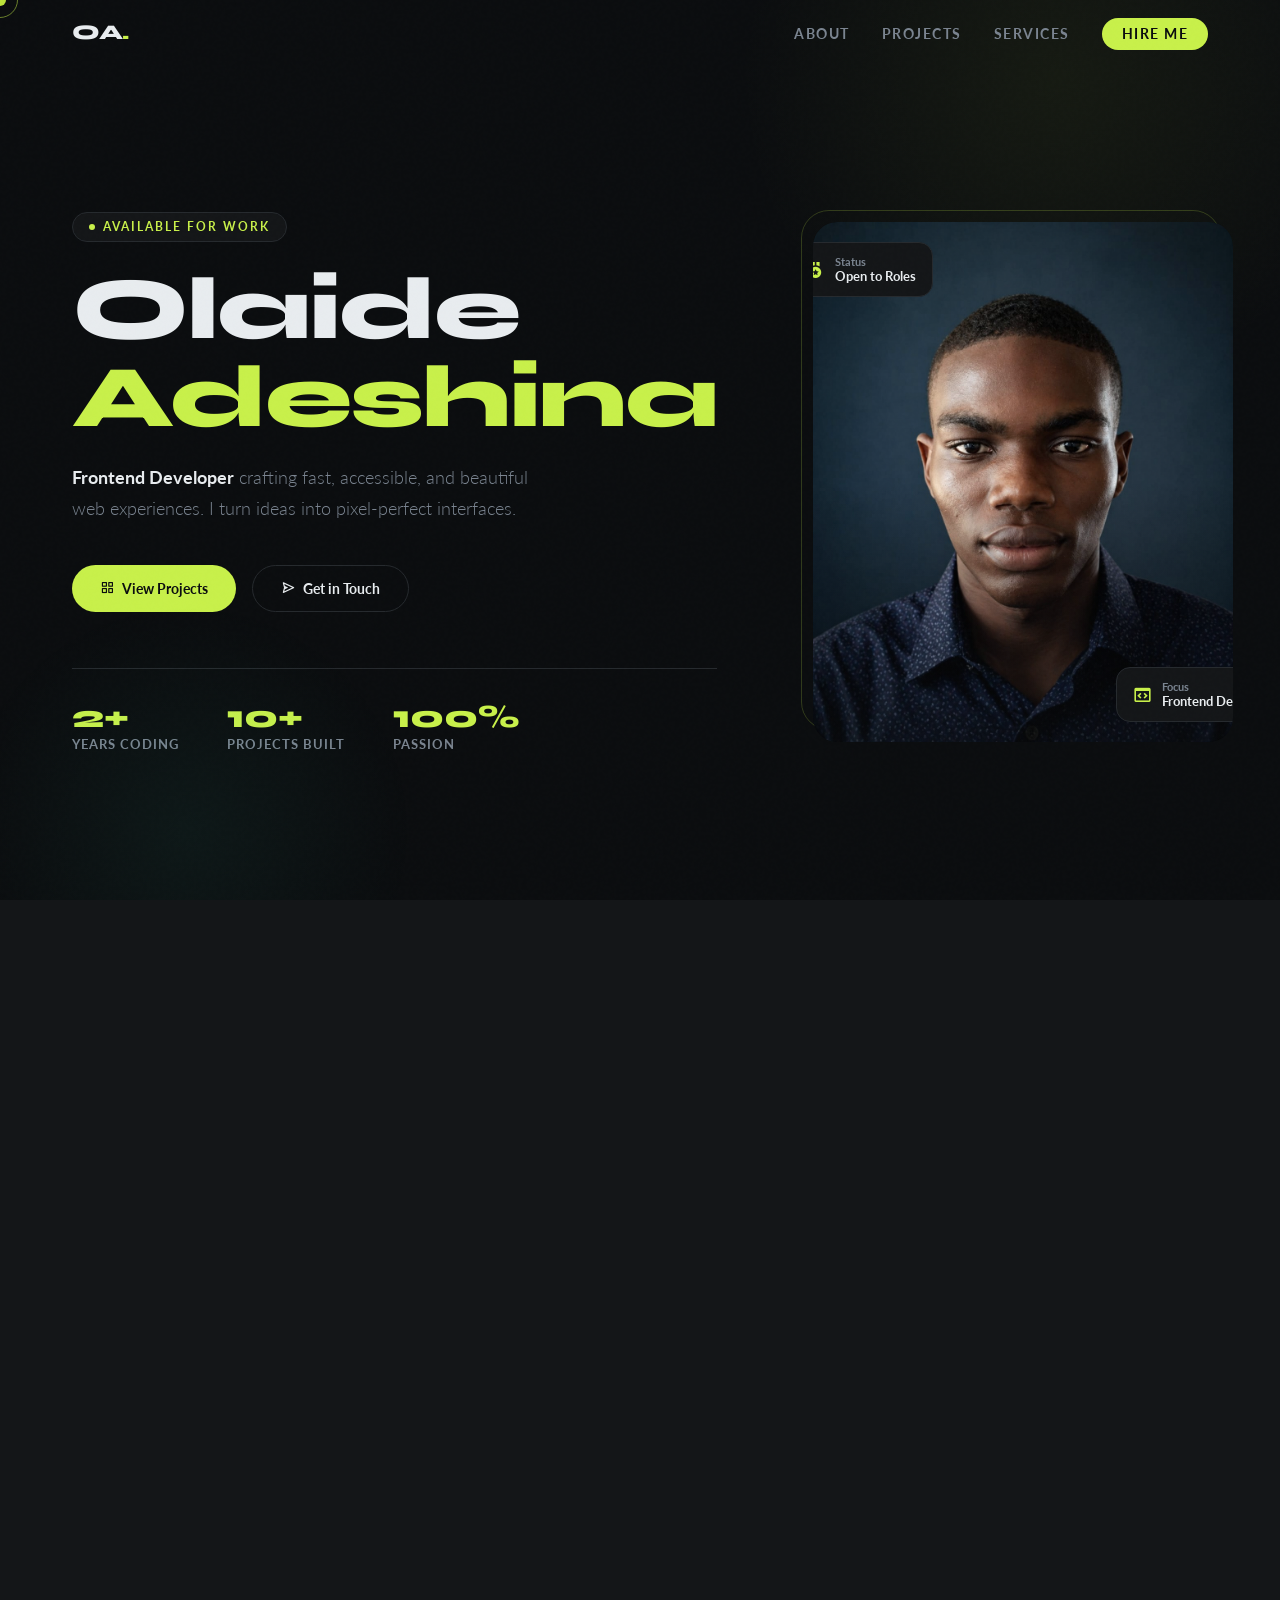
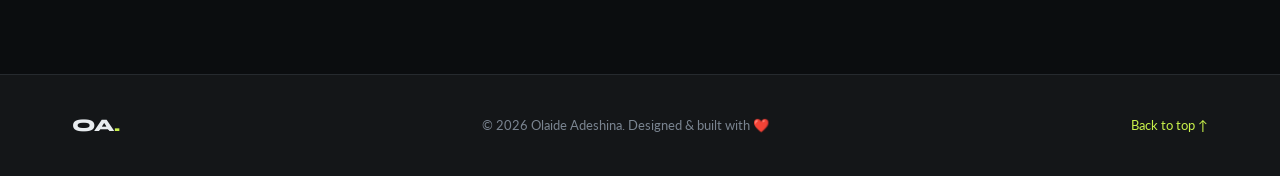
<file: portfolio.html>
<!DOCTYPE html>
<html lang="en">
<head>
  <meta charset="UTF-8">
  <meta name="viewport" content="width=device-width, initial-scale=1.0">
  <meta name="description" content="Olaide Adeshina – Frontend Developer Portfolio">
  <title>Olaide Adeshina | Frontend Developer</title>
  <link href="https://fonts.googleapis.com/css2?family=Syne:wght@400;600;700;800&family=Lato:wght@300;400;700&display=swap" rel="stylesheet">
  <link href="https://cdn.jsdelivr.net/npm/boxicons@2.1.4/css/boxicons.min.css" rel="stylesheet">
  <link rel="stylesheet" href="/style.css">
</head>
<body>
  <div class="cursor" id="cursor"></div>
  <div class="cursor-ring" id="cursor-ring"></div>

  <!-- HEADER -->
  <header id="header">
    <nav class="nav">
      <a href="#" class="logo">OA<span>.</span></a>
      <ul class="nav-links" id="nav-links">
        <li><a href="#about">About</a></li>
        <li><a href="#projects">Projects</a></li>
        <li><a href="#services">Services</a></li>
        <li><a href="#contact" class="nav-cta">Hire Me</a></li>
      </ul>
      <div class="nav-toggle" id="nav-toggle"><i class="bx bx-menu"></i></div>
    </nav>
  </header>

  <!-- HERO -->
  <section class="hero" id="home">
    <div class="hero-inner">
      <div class="hero-data">
        <div class="hero-tag">Available for work</div>
        <h1 class="hero-name">
          Olaide<br>
          <span class="line2">Adeshina</span>
        </h1>
        <p class="hero-role">
          <strong>Frontend Developer</strong> crafting fast, accessible, and beautiful web experiences. I turn ideas into pixel-perfect interfaces.
        </p>
        <div class="hero-actions">
          <a href="#projects" class="btn btn-primary"><i class="bx bx-grid-alt"></i> View Projects</a>
          <a href="#contact" class="btn btn-ghost"><i class="bx bx-send"></i> Get in Touch</a>
        </div>
        <div class="hero-stats">
          <div>
            <span class="stat-num">2+</span>
            <span class="stat-label">Years Coding</span>
          </div>
          <div>
            <span class="stat-num">10+</span>
            <span class="stat-label">Projects Built</span>
          </div>
          <div>
            <span class="stat-num">100%</span>
            <span class="stat-label">Passion</span>
          </div>
        </div>
      </div>

      <!-- PHOTO -->
      <div class="hero-photo-wrap">
        <div class="photo-accent-line"></div>
        <div class="photo-outer">
          <img src="[data-uri]" alt="Olaide Adeshina" class="hero-photo">
          <div class="photo-badge photo-badge--top">
            <i class="bx bxs-medal badge-icon"></i>
            <div>
              <div class="badge-label">Status</div>
              <div class="badge-value">Open to Roles</div>
            </div>
          </div>
          <div class="photo-badge photo-badge--bot">
            <i class="bx bx-code-block badge-icon"></i>
            <div>
              <div class="badge-label">Focus</div>
              <div class="badge-value">Frontend Dev</div>
            </div>
          </div>
        </div>
      </div>
    </div>
  </section>

  <!-- ABOUT -->
  <section class="about section" id="about">
    <div class="container">
      <div class="about-grid">
        <div class="about-text reveal-left">
          <p class="section-label">About Me</p>
          <h2 class="section-title">Turning vision into <br>reality with code</h2>
          <div style="height:2rem"></div>
          <p>I'm <strong>Olaide Adeshina</strong>, a passionate Frontend Developer based in Nigeria. I love building web experiences that are visually striking, performant, and accessible to everyone.</p>
          <p>My journey in tech started with curiosity — a single "View Source" click that revealed a whole hidden language. Since then, I've been obsessed with crafting interfaces that feel alive.</p>
          <p>When I'm not coding, I'm designing, learning, and exploring what the web can do next.</p>
          <div class="about-facts">
            <div class="fact">
              <div class="fact-key">Location</div>
              <div class="fact-value">Nigeria 🇳🇬</div>
            </div>
            <div class="fact">
              <div class="fact-key">Experience</div>
              <div class="fact-value">2+ Years</div>
            </div>
            <div class="fact">
              <div class="fact-key">Availability</div>
              <div class="fact-value" style="color:var(--accent)">✔ Open</div>
            </div>
            <div class="fact">
              <div class="fact-key">Education</div>
              <div class="fact-value">Graduate at Dataslid academy</div>
            </div>
          </div>
        </div>

        <div class="about-visual reveal-right">
          <div class="skill-group">
            <h4>Core Technologies</h4>
            <div class="skill-tags">
              <span class="skill-tag accent">HTML5</span>
              <span class="skill-tag accent">CSS3</span>
              <span class="skill-tag accent">JavaScript</span>
              <span class="skill-tag">React</span>
              <span class="skill-tag">TypeScript</span>
              <span class="skill-tag">Next.js</span>
            </div>
          </div>
          <div class="skill-group" style="margin-top:1.5rem">
            <h4>Tools & Workflow</h4>
            <div class="skill-tags">
              <span class="skill-tag">Git & GitHub</span>
              <span class="skill-tag">Tailwind CSS</span>
              <span class="skill-tag">Figma</span>
              <span class="skill-tag">VS Code</span>
            </div>
          </div>
          <div class="proficiency" style="margin-top:2rem">
            <div class="prof-item">
              <div class="prof-header"><span>HTML & CSS</span><span style="color:var(--accent)">95%</span></div>
              <div class="prof-bar"><div class="prof-fill" data-width="95"></div></div>
            </div>
            <div class="prof-item">
              <div class="prof-header"><span>JavaScript</span><span style="color:var(--accent)">85%</span></div>
              <div class="prof-bar"><div class="prof-fill" data-width="85"></div></div>
            </div>
            <div class="prof-item">
              <div class="prof-header"><span>React</span><span style="color:var(--accent)">75%</span></div>
              <div class="prof-bar"><div class="prof-fill" data-width="75"></div></div>
            </div>
            <div class="prof-item">
              <div class="prof-header"><span>UI/UX Design</span><span style="color:var(--accent)">70%</span></div>
              <div class="prof-bar"><div class="prof-fill" data-width="70"></div></div>
            </div>
          </div>
        </div>
      </div>
    </div>
  </section>

  <!-- PROJECTS -->
  <section class="projects section" id="projects">
    <div class="container">
      <div class="projects-header">
        <div class="reveal">
          <p class="section-label">Selected Work</p>
          <h2 class="section-title">Projects I've Built</h2>
        </div>
        <a href="#contact" class="btn btn-ghost reveal d2">See All Work →</a>
      </div>
      <div class="projects-grid">
        <!-- Featured -->
        <div class="project-card featured-project reveal d1">
          <div class="project-thumb">
            <span class="featured-badge">Featured</span>
            <span class="project-emoji">🍽️</span>
            <div class="project-thumb-overlay">
              <div class="project-links">
                <a href="#" class="project-link"><i class="bx bx-link-external"></i></a>
                <a href="#" class="project-link"><i class="bx bxl-github"></i></a>
              </div>
            </div>
          </div>
          <div class="project-info">
            <div class="project-tags">
              <span class="project-tag">HTML</span>
              <span class="project-tag">CSS</span>
              <span class="project-tag">JavaScript</span>
            </div>
            <div class="project-title">Tasty Restaurant Website</div>
            <p class="project-desc">A fully responsive restaurant website with dark mode, animated menu, reservation form, and smooth scroll reveal effects. Built as a portfolio showcase.</p>
          </div>
        </div>

        <!-- Other projects -->
        <div class="project-card reveal d2">
          <div class="project-thumb">
            <span class="project-emoji">🛒</span>
            <div class="project-thumb-overlay">
              <div class="project-links">
                <a href="#" class="project-link"><i class="bx bx-link-external"></i></a>
                <a href="#" class="project-link"><i class="bx bxl-github"></i></a>
              </div>
            </div>
          </div>
          <div class="project-info">
            <div class="project-tags"><span class="project-tag">React</span><span class="project-tag">CSS</span></div>
            <div class="project-title">E-Commerce UI</div>
            <p class="project-desc">A clean shopping interface with cart management, product filters, and animated transitions.</p>
          </div>
        </div>

        <div class="project-card reveal d1">
          <div class="project-thumb">
            <span class="project-emoji">🌦️</span>
            <div class="project-thumb-overlay">
              <div class="project-links">
                <a href="#" class="project-link"><i class="bx bx-link-external"></i></a>
                <a href="#" class="project-link"><i class="bx bxl-github"></i></a>
              </div>
            </div>
          </div>
          <div class="project-info">
            <div class="project-tags"><span class="project-tag">JavaScript</span><span class="project-tag">API</span></div>
            <div class="project-title">Weather App</div>
            <p class="project-desc">Live weather dashboard using OpenWeather API with dynamic backgrounds based on conditions.</p>
          </div>
        </div>

        <div class="project-card reveal d2">
          <div class="project-thumb">
            <span class="project-emoji">✅</span>
            <div class="project-thumb-overlay">
              <div class="project-links">
                <a href="#" class="project-link"><i class="bx bx-link-external"></i></a>
                <a href="#" class="project-link"><i class="bx bxl-github"></i></a>
              </div>
            </div>
          </div>
          <div class="project-info">
            <div class="project-tags"><span class="project-tag">React</span><span class="project-tag">LocalStorage</span></div>
            <div class="project-title">Task Manager</div>
            <p class="project-desc">Drag-and-drop task board with priorities, deadlines, and persistent local storage.</p>
          </div>
        </div>

        <div class="project-card reveal d3">
          <div class="project-thumb">
            <span class="project-emoji">💬</span>
            <div class="project-thumb-overlay">
              <div class="project-links">
                <a href="#" class="project-link"><i class="bx bx-link-external"></i></a>
                <a href="#" class="project-link"><i class="bx bxl-github"></i></a>
              </div>
            </div>
          </div>
          <div class="project-info">
            <div class="project-tags"><span class="project-tag">HTML</span><span class="project-tag">CSS</span></div>
            <div class="project-title">Landing Page Kit</div>
            <p class="project-desc">Responsive landing page template with hero, features, pricing, and contact sections.</p>
          </div>
        </div>
      </div>
    </div>
  </section>

  <!-- SERVICES -->
  <section class="services section" id="services">
    <div class="container">
      <div class="reveal" style="text-align:center; max-width:520px; margin:0 auto 0.5rem;">
        <p class="section-label">What I Do</p>
        <h2 class="section-title">Services I Offer</h2>
        <p class="section-desc" style="margin:0 auto">End-to-end frontend solutions, from design to deployment.</p>
      </div>
      <div class="services-grid">
        <div class="service-card reveal d1">
          <div class="service-icon"><i class="bx bx-code-curly"></i></div>
          <div class="service-title">Frontend Development</div>
          <p class="service-desc">Building responsive, accessible, and performant web applications using HTML, CSS, JavaScript, and React.</p>
        </div>
        <div class="service-card reveal d2">
          <div class="service-icon"><i class="bx bx-palette"></i></div>
          <div class="service-title">UI/UX Implementation</div>
          <p class="service-desc">Translating Figma or Adobe XD designs into pixel-perfect, interactive code with careful attention to detail.</p>
        </div>
        <div class="service-card reveal d3">
          <div class="service-icon"><i class="bx bx-devices"></i></div>
          <div class="service-title">Responsive Design</div>
          <p class="service-desc">Every project is built mobile-first and tested across all screen sizes for a flawless experience everywhere.</p>
        </div>
        <div class="service-card reveal d1">
          <div class="service-icon"><i class="bx bx-wind"></i></div>
          <div class="service-title">Performance Optimisation</div>
          <p class="service-desc">Improving load times, Core Web Vitals, and overall speed through smart code-splitting and asset optimisation.</p>
        </div>
        <div class="service-card reveal d2">
          <div class="service-icon"><i class="bx bxl-github"></i></div>
          <div class="service-title">Version Control & Deployment</div>
          <p class="service-desc">Clean Git workflows, CI/CD pipelines, and deployment to platforms like Vercel, Netlify, or GitHub Pages.</p>
        </div>
        <div class="service-card reveal d3">
          <div class="service-icon"><i class="bx bx-support"></i></div>
          <div class="service-title">Website Maintenance</div>
          <p class="service-desc">Ongoing support, bug fixes, updates, and feature additions to keep your site running smoothly.</p>
        </div>
      </div>
    </div>
  </section>

  <!-- CONTACT -->
  <section class="contact section" id="contact">
    <div class="container">
      <div class="contact-wrap">
        <div class="reveal-left">
          <p class="section-label">Contact</p>
          <h2 class="section-title">Let's build <br>something together</h2>
          <p class="section-desc">Have a project in mind? I'm open to freelance work, collaborations, and full-time opportunities.</p>
          <div style="height:2.5rem"></div>
          <div class="contact-info-item">
            <div class="contact-icon"><i class="bx bx-map"></i></div>
            <div>
              <div class="contact-label">Location</div>
              <div class="contact-value">Osun State, Nigeria</div>
            </div>
          </div>
          <div class="contact-info-item">
            <div class="contact-icon"><i class="bx bx-phone"></i></div>
            <div>
              <div class="contact-label">Phone</div>
              <div class="contact-value">+234 705 498 5718</div>
            </div>
          </div>
          <div class="contact-info-item">
            <div class="contact-icon"><i class="bx bx-envelope"></i></div>
            <div>
              <div class="contact-label">Email</div>
              <div class="contact-value">olaideadeshina809@gmail.com</div>
            </div>
          </div>
          <div class="social-row">
            <a href="#" class="social-btn"><i class="bx bxl-github"></i></a>
            <a href="#" class="social-btn"><i class="bx bxl-linkedin"></i></a>
            <a href="#" class="social-btn"><i class="bx bxl-whatsapp"></i></a>
            <a href="#" class="social-btn"><i class="bx bxl-instagram"></i></a>
          </div>
        </div>

        <div class="reveal-right">
          <div class="form-grid">
            <div class="form-group">
              <label>First Name</label>
              <input type="text" placeholder="John">
            </div>
            <div class="form-group">
              <label>Last Name</label>
              <input type="text" placeholder="Doe">
            </div>
            <div class="form-group full">
              <label>Email</label>
              <input type="email" placeholder="john@example.com">
            </div>
            <div class="form-group full">
              <label>Subject</label>
              <input type="text" placeholder="Project Enquiry">
            </div>
            <div class="form-group full">
              <label>Message</label>
              <textarea placeholder="Tell me about your project..."></textarea>
            </div>
            <div class="form-group full">
              <button class="btn btn-primary" onclick="handleSend(event)" style="width:fit-content">
                <i class="bx bx-send"></i> Send Message
              </button>
            </div>
          </div>
        </div>
      </div>
    </div>
  </section>

  <!-- FOOTER -->
  <footer>
    <div class="footer-inner">
      <div class="footer-logo">OA<span>.</span></div>
      <p class="footer-copy">© 2026 Olaide Adeshina. Designed & built with ❤️</p>
      <p class="footer-copy"><a href="#">Back to top ↑</a></p>
    </div>
  </footer>

  <script src="/script.js"></script>
</body>
</html>
</file>
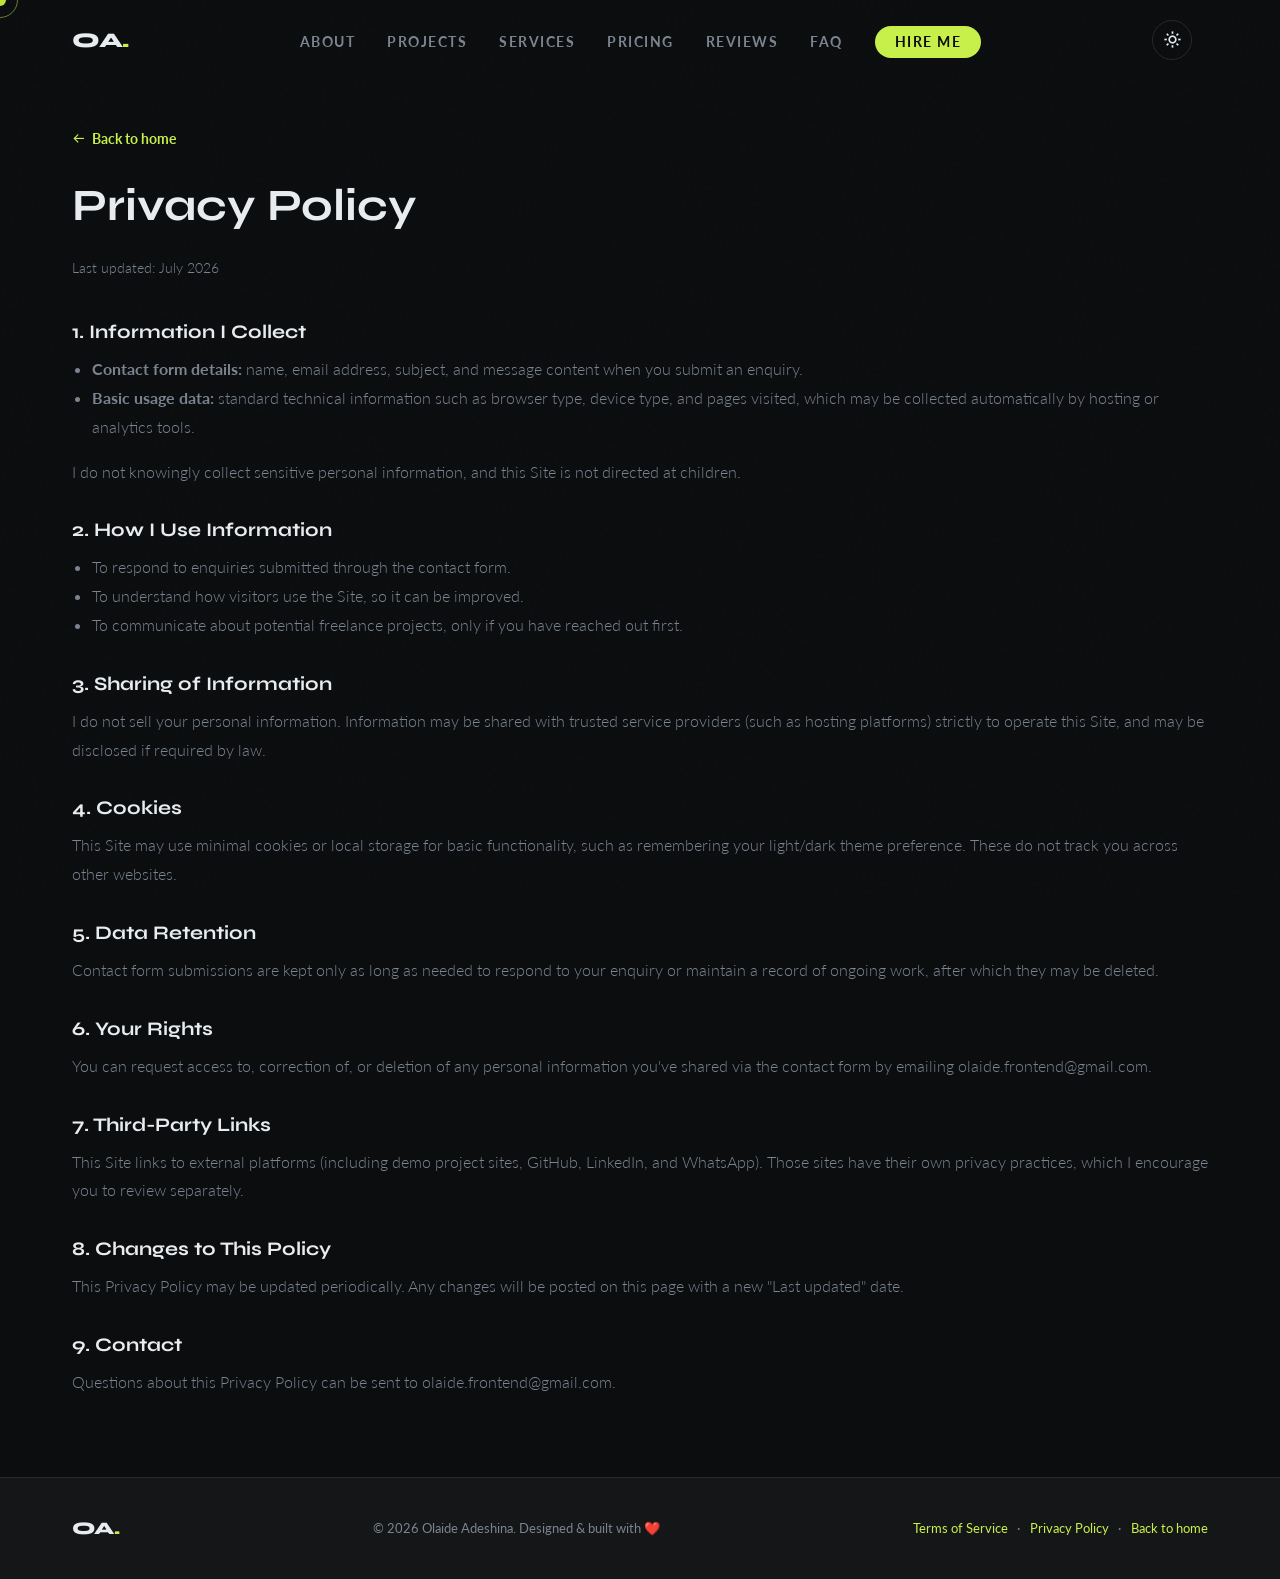
<file: privacy.html>
<!doctype html>
    <html lang="en">
    <head>
        <meta charset="UTF-8" />
        <meta name="viewport" content="width=device-width, initial-scale=1.0" />
        <meta name="description" content="Privacy Policy – Olaide Adeshina" />
        <meta name="google-site-verification" content="google7b58c9dbeaf905ce.html">
        <title>Privacy Policy | Olaide Adeshina</title>
        <link
        href="https://fonts.googleapis.com/css2?family=Syne:wght@400;600;700;800&family=Lato:wght@300;400;700&display=swap"
        rel="stylesheet"
        />
        <link
        href="https://cdn.jsdelivr.net/npm/boxicons@2.1.4/css/boxicons.min.css"
        rel="stylesheet"
        />
        <link rel="stylesheet" href="/style.css" />
        <link rel="canonical" href="https://olaidedev.netlify.app/privacy.html" />
        <link rel="apple-touch-icon" sizes="180x180" href="/favicon_io/apple-touch-icon.png">
        <link rel="icon" type="image/png" sizes="32x32" href="/favicon_io/favicon-32x32.png">
        <link rel="icon" type="image/png" sizes="16x16" href="/favicon_io/favicon-16x16.png">
        <link rel="manifest" href="/favicon_io/site.webmanifest">
        <style>
        .legal-page {
            padding: 8rem 0 5rem;
        }
        .legal-page h1 {
            font-family: "Syne", sans-serif;
            font-size: clamp(2rem, 5vw, 2.8rem);
            margin-bottom: 1.5rem;
            color: var(--text);
        }
        .legal-page h2 {
            font-family: "Syne", sans-serif;
            font-size: 1.2rem;
            margin: 2rem 0 0.75rem;
            color: var(--text);
        }
        .legal-page p,
        .legal-page li {
            color: var(--muted);
            line-height: 1.8;
            font-weight: 300;
        }
        .legal-page ul {
            padding-left: 1.25rem;
            margin-bottom: 1rem;
        }
        .legal-updated {
            font-size: 0.85rem;
            color: var(--muted);
            margin-bottom: 2.5rem;
        }
        .legal-back {
            display: inline-flex;
            align-items: center;
            gap: 0.4rem;
            color: var(--accent);
            text-decoration: none;
            font-weight: 700;
            font-size: 0.85rem;
            margin-bottom: 2rem;
        }
        </style>
    </head>
    <body>
        <div class="cursor" id="cursor"></div>
        <div class="cursor-ring" id="cursor-ring"></div>

        <!-- HEADER -->
        <header id="header">
    <nav class="nav">
        <a href="#" class="logo">OA<span>.</span></a>
        <ul class="nav-links" id="nav-links">
        <li><a href="#about">About</a></li>
        <li><a href="#projects">Projects</a></li>
        <li><a href="#services">Services</a></li>
        <li><a href="#pricing">Pricing</a></li>
        <li><a href="#reviews">Reviews</a></li>
        <li><a href="#faq">FAQ</a></li>
        <li><a href="#contact" class="nav-cta">Hire Me</a></li>
        </ul>
        <button class="theme-toggle" id="theme-toggle" title="Toggle theme">
        <i class="bx bx-sun"></i>
        </button>
        <div class="nav-toggle" id="nav-toggle"><i class="bx bx-menu"></i></div>
    </nav>
    </header>

        <section class="legal-page">
        <div class="container">
            <a href="/" class="legal-back"
            ><i class="bx bx-arrow-back"></i> Back to home</a
            >
            <h1>Privacy Policy</h1>
            <p class="legal-updated">Last updated: July 2026</p>

            <h2>1. Information I Collect</h2>
            <ul>
            <li>
                <strong>Contact form details:</strong> name, email address, subject,
                and message content when you submit an enquiry.
            </li>
            <li>
                <strong>Basic usage data:</strong> standard technical information
                such as browser type, device type, and pages visited, which may be
                collected automatically by hosting or analytics tools.
            </li>
            </ul>
            <p>
            I do not knowingly collect sensitive personal information, and this
            Site is not directed at children.
            </p>

            <h2>2. How I Use Information</h2>
            <ul>
            <li>To respond to enquiries submitted through the contact form.</li>
            <li>
                To understand how visitors use the Site, so it can be improved.
            </li>
            <li>
                To communicate about potential freelance projects, only if you have
                reached out first.
            </li>
            </ul>

            <h2>3. Sharing of Information</h2>
            <p>
            I do not sell your personal information. Information may be shared
            with trusted service providers (such as hosting platforms) strictly to
            operate this Site, and may be disclosed if required by law.
            </p>

            <h2>4. Cookies</h2>
            <p>
            This Site may use minimal cookies or local storage for basic
            functionality, such as remembering your light/dark theme preference.
            These do not track you across other websites.
            </p>

            <h2>5. Data Retention</h2>
            <p>
            Contact form submissions are kept only as long as needed to respond to
            your enquiry or maintain a record of ongoing work, after which they
            may be deleted.
            </p>

            <h2>6. Your Rights</h2>
            <p>
            You can request access to, correction of, or deletion of any personal
            information you've shared via the contact form by emailing
            olaide.frontend@gmail.com.
            </p>

            <h2>7. Third-Party Links</h2>
            <p>
            This Site links to external platforms (including demo project sites,
            GitHub, LinkedIn, and WhatsApp). Those sites have their own privacy
            practices, which I encourage you to review separately.
            </p>

            <h2>8. Changes to This Policy</h2>
            <p>
            This Privacy Policy may be updated periodically. Any changes will be
            posted on this page with a new "Last updated" date.
            </p>

            <h2>9. Contact</h2>
            <p>
            Questions about this Privacy Policy can be sent to
            olaide.frontend@gmail.com.
            </p>
        </div>
        </section>

        <!-- FOOTER -->
        <footer>
        <div class="footer-inner">
            <div class="footer-logo">OA<span>.</span></div>
            <p class="footer-copy">
            © 2026 Olaide Adeshina. Designed & built with ❤️
            </p>
            <p class="footer-copy footer-links">
            <a href="/terms.html">Terms of Service</a>
            <span aria-hidden="true">·</span>
            <a href="/privacy.html">Privacy Policy</a>
            <span aria-hidden="true">·</span>
            <a href="/">Back to home</a>
            </p>
        </div>
        </footer>

        <script src="/script.js"></script>
    </body>
    </html>
</file>
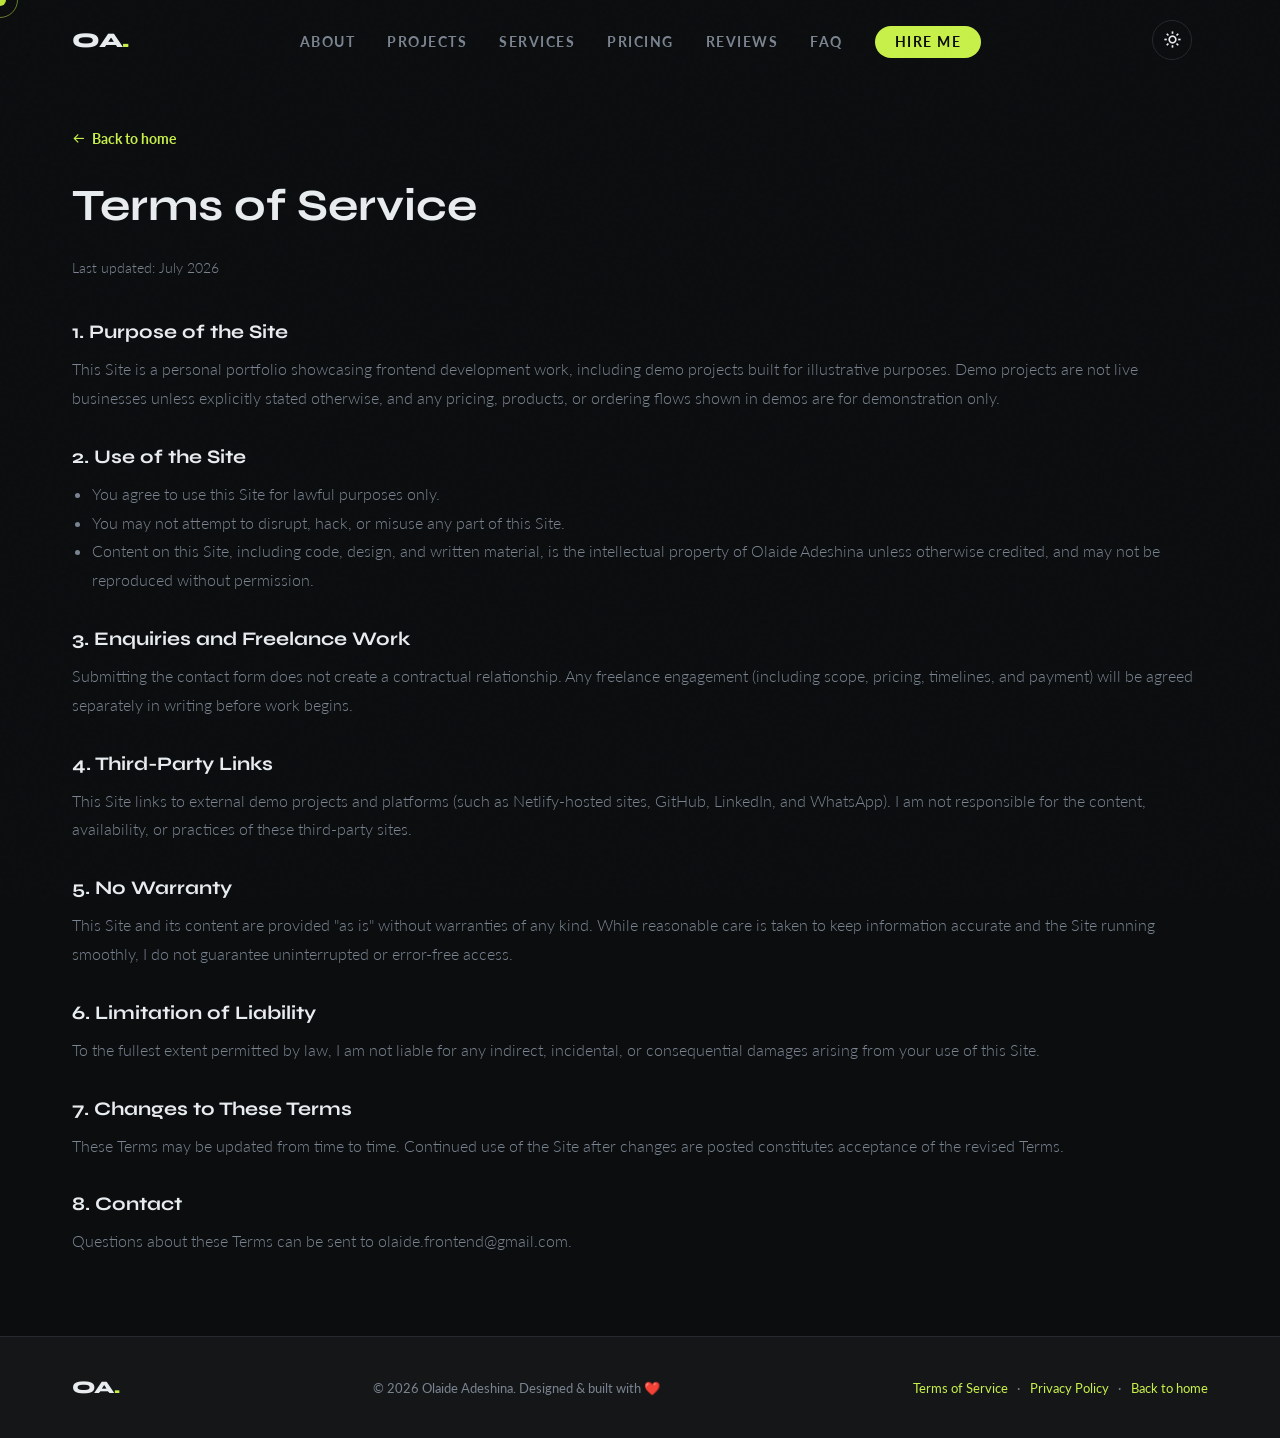
<file: terms.html>
<!doctype html>
    <html lang="en">
    <head>
        <meta charset="UTF-8" />
        <meta name="viewport" content="width=device-width, initial-scale=1.0" />
        <meta name="description" content="Terms of Service – Olaide Adeshina" />
        <meta name="google-site-verification" content="google7b58c9dbeaf905ce.html">
        <title>Terms of Service | Olaide Adeshina</title>
        <link
        href="https://fonts.googleapis.com/css2?family=Syne:wght@400;600;700;800&family=Lato:wght@300;400;700&display=swap"
        rel="stylesheet"
        />
        <link
        href="https://cdn.jsdelivr.net/npm/boxicons@2.1.4/css/boxicons.min.css"
        rel="stylesheet"
        />
        <link rel="stylesheet" href="/style.css" />
        <link rel="canonical" href="https://olaidedev.netlify.app/terms.html" />
        <link rel="apple-touch-icon" sizes="180x180" href="/favicon_io/apple-touch-icon.png">
        <link rel="icon" type="image/png" sizes="32x32" href="/favicon_io/favicon-32x32.png">
        <link rel="icon" type="image/png" sizes="16x16" href="/favicon_io/favicon-16x16.png">
        <link rel="manifest" href="/favicon_io/site.webmanifest">
        <style>
        .legal-page {
            padding: 8rem 0 5rem;
        }
        .legal-page h1 {
            font-family: "Syne", sans-serif;
            font-size: clamp(2rem, 5vw, 2.8rem);
            margin-bottom: 1.5rem;
            color: var(--text);
        }
        .legal-page h2 {
            font-family: "Syne", sans-serif;
            font-size: 1.2rem;
            margin: 2rem 0 0.75rem;
            color: var(--text);
        }
        .legal-page p,
        .legal-page li {
            color: var(--muted);
            line-height: 1.8;
            font-weight: 300;
        }
        .legal-page ul {
            padding-left: 1.25rem;
            margin-bottom: 1rem;
        }
        .legal-updated {
            font-size: 0.85rem;
            color: var(--muted);
            margin-bottom: 2.5rem;
        }
        .legal-back {
            display: inline-flex;
            align-items: center;
            gap: 0.4rem;
            color: var(--accent);
            text-decoration: none;
            font-weight: 700;
            font-size: 0.85rem;
            margin-bottom: 2rem;
        }
        </style>
    </head>
    <body>
        <div class="cursor" id="cursor"></div>
        <div class="cursor-ring" id="cursor-ring"></div>

        <!-- HEADER -->
        <header id="header">
    <nav class="nav">
        <a href="#" class="logo">OA<span>.</span></a>
        <ul class="nav-links" id="nav-links">
        <li><a href="#about">About</a></li>
        <li><a href="#projects">Projects</a></li>
        <li><a href="#services">Services</a></li>
        <li><a href="#pricing">Pricing</a></li>
        <li><a href="#reviews">Reviews</a></li>
        <li><a href="#faq">FAQ</a></li>
        <li><a href="#contact" class="nav-cta">Hire Me</a></li>
        </ul>
        <button class="theme-toggle" id="theme-toggle" title="Toggle theme">
        <i class="bx bx-sun"></i>
        </button>
        <div class="nav-toggle" id="nav-toggle"><i class="bx bx-menu"></i></div>
    </nav>
    </header>

        <section class="legal-page">
        <div class="container">
            <a href="/" class="legal-back"
            ><i class="bx bx-arrow-back"></i> Back to home</a
            >
            <h1>Terms of Service</h1>
            <p class="legal-updated">Last updated: July 2026</p>

            <h2>1. Purpose of the Site</h2>
            <p>
            This Site is a personal portfolio showcasing frontend development
            work, including demo projects built for illustrative purposes. Demo
            projects are not live businesses unless explicitly stated otherwise,
            and any pricing, products, or ordering flows shown in demos are for
            demonstration only.
            </p>

            <h2>2. Use of the Site</h2>
            <ul>
            <li>You agree to use this Site for lawful purposes only.</li>
            <li>
                You may not attempt to disrupt, hack, or misuse any part of this
                Site.
            </li>
            <li>
                Content on this Site, including code, design, and written material,
                is the intellectual property of Olaide Adeshina unless otherwise
                credited, and may not be reproduced without permission.
            </li>
            </ul>

            <h2>3. Enquiries and Freelance Work</h2>
            <p>
            Submitting the contact form does not create a contractual
            relationship. Any freelance engagement (including scope, pricing,
            timelines, and payment) will be agreed separately in writing before
            work begins.
            </p>

            <h2>4. Third-Party Links</h2>
            <p>
            This Site links to external demo projects and platforms (such as
            Netlify-hosted sites, GitHub, LinkedIn, and WhatsApp). I am not
            responsible for the content, availability, or practices of these
            third-party sites.
            </p>

            <h2>5. No Warranty</h2>
            <p>
            This Site and its content are provided "as is" without warranties of
            any kind. While reasonable care is taken to keep information accurate
            and the Site running smoothly, I do not guarantee uninterrupted or
            error-free access.
            </p>

            <h2>6. Limitation of Liability</h2>
            <p>
            To the fullest extent permitted by law, I am not liable for any
            indirect, incidental, or consequential damages arising from your use
            of this Site.
            </p>

            <h2>7. Changes to These Terms</h2>
            <p>
            These Terms may be updated from time to time. Continued use of the
            Site after changes are posted constitutes acceptance of the revised
            Terms.
            </p>

            <h2>8. Contact</h2>
            <p>
            Questions about these Terms can be sent to olaide.frontend@gmail.com.
            </p>
        </div>
        </section>

        <!-- FOOTER -->
        <footer>
        <div class="footer-inner">
            <div class="footer-logo">OA<span>.</span></div>
            <p class="footer-copy">
            © 2026 Olaide Adeshina. Designed & built with ❤️
            </p>
            <p class="footer-copy footer-links">
            <a href="/terms.html">Terms of Service</a>
            <span aria-hidden="true">·</span>
            <a href="/privacy.html">Privacy Policy</a>
            <span aria-hidden="true">·</span>
            <a href="/">Back to home</a>
            </p>
        </div>
        </footer>

        <script src="/script.js"></script>
    </body>
    </html>
</file>
<file: style.css>
* {
  margin: 0;
  padding: 0;
  box-sizing: border-box;
}

:root {
  --bg: #0b0d0f;
  --surface: #141618;
  --surface2: #1c1f22;
  --border: #262a2e;
  --accent: #c8f04a;
  --accent2: #4af0c8;
  --text: #e8ecef;
  --muted: #7a8490;
  --white: #ffffff;
  --radius: 16px;
  --transition: 0.3s cubic-bezier(0.4, 0, 0.2, 1);
}

/* ===== LIGHT MODE ===== */
:root.light-mode {
  --bg: #f8f9fa;
  --surface: #ffffff;
  --surface2: #f3f4f6;
  --border: #d1d5db;
  --accent: #6d8017;
  --accent2: #059669;
  --text: #0f172a;
  --muted: #475569;
  --white: #ffffff;
}

html {
  scroll-behavior: smooth;
  overflow-x: hidden;
  width: 100%;
}

body {
  font-family: "Lato", sans-serif;
  background: var(--bg);
  color: var(--text);
  overflow-x: hidden;
  width: 100%;
  transition: background 0.3s ease, color 0.3s ease;
}

img {
  max-width: 100%;
}

::-webkit-scrollbar {
  width: 4px;
}
::-webkit-scrollbar-track {
  background: var(--bg);
}
::-webkit-scrollbar-thumb {
  background: var(--accent);
  border-radius: 2px;
}

/* ===== CURSOR ===== */
.cursor {
  width: 12px;
  height: 12px;
  background: var(--accent);
  border-radius: 50%;
  position: fixed;
  pointer-events: none;
  z-index: 9999;
  transform: translate(-50%, -50%);
  transition:
    transform 0.1s,
    width 0.3s,
    height 0.3s,
    opacity 0.3s;
  mix-blend-mode: difference;
}
.cursor-ring {
  width: 36px;
  height: 36px;
  border: 1.5px solid var(--accent);
  border-radius: 50%;
  position: fixed;
  pointer-events: none;
  z-index: 9998;
  transform: translate(-50%, -50%);
  transition:
    transform 0.15s ease,
    width 0.3s,
    height 0.3s,
    opacity 0.3s;
  opacity: 0.5;
}

/* ===== NOISE OVERLAY ===== */
body::before {
  content: "";
  position: fixed;
  inset: 0;
  background-image: url("data:image/svg+xml,%3Csvg viewBox='0 0 256 256' xmlns='http://www.w3.org/2000/svg'%3E%3Cfilter id='noise'%3E%3CfeTurbulence type='fractalNoise' baseFrequency='0.9' numOctaves='4' stitchTiles='stitch'/%3E%3C/filter%3E%3Crect width='100%25' height='100%25' filter='url(%23noise)' opacity='0.03'/%3E%3C/svg%3E");
  pointer-events: none;
  z-index: 1000;
  opacity: 0.4;
}

/* ===== HEADER ===== */
header {
  position: fixed;
  top: 0;
  left: 0;
  width: 100%;
  z-index: 500;
  padding: 1.25rem 0;
  transition:
    background var(--transition),
    backdrop-filter var(--transition);
}
header.scrolled {
  background: rgba(11, 13, 15, 0.85);
  backdrop-filter: blur(20px);
  border-bottom: 1px solid var(--border);
}
.nav {
  max-width: 1200px;
  margin: 0 auto;
  padding: 0 2rem;
  display: flex;
  align-items: center;
  justify-content: space-between;
}
.logo {
  font-family: "Syne", sans-serif;
  font-size: 1.3rem;
  font-weight: 800;
  color: var(--text);
  text-decoration: none;
  letter-spacing: -0.5px;
}
.logo span {
  color: var(--accent);
}
.nav-links {
  display: flex;
  gap: clamp(1rem, 2.5vw, 2.5rem);
  list-style: none;
}
.nav-links a {
  color: var(--muted);
  text-decoration: none;
  font-size: 0.85rem;
  font-weight: 700;
  text-transform: uppercase;
  letter-spacing: 1.5px;
  transition: color var(--transition);
  position: relative;
}
.nav-links a::after {
  content: "";
  position: absolute;
  bottom: -4px;
  left: 0;
  width: 0;
  height: 2px;
  background: var(--accent);
  transition: width var(--transition);
}
.nav-links a:hover {
  color: var(--accent);
}
.nav-links a:hover::after {
  width: 100%;
}
.nav-cta {
  background: var(--accent);
  color: var(--bg) !important;
  padding: 0.5rem 1.25rem !important;
  border-radius: 50px;
  font-weight: 700 !important;
}
.nav-cta:hover {
  background: #d4f55a !important;
  color: var(--bg) !important;
}
.nav-cta::after {
  display: none !important;
}
.nav-toggle {
  display: none;
  cursor: pointer;
  font-size: 1.5rem;
  color: var(--text);
}

.theme-toggle {
  background: transparent;
  border: 1.5px solid var(--border);
  color: var(--text);
  width: 40px;
  height: 40px;
  border-radius: 50%;
  display: flex;
  align-items: center;
  justify-content: center;
  cursor: pointer;
  font-size: 1.2rem;
  transition: all var(--transition);
  margin-right: 1rem;
}

.theme-toggle:hover {
  border-color: var(--accent);
  color: var(--accent);
  transform: rotate(20deg);
}

/* ===== HERO ===== */
.hero {
  min-height: 100vh;
  display: flex;
  align-items: center;
  padding: 8rem 0 4rem;
  position: relative;
  overflow: hidden;
}
.hero::before {
  content: "";
  position: absolute;
  top: -30%;
  right: -10%;
  width: 700px;
  height: 700px;
  background: radial-gradient(
    circle,
    rgba(200, 240, 74, 0.06) 0%,
    transparent 65%
  );
  border-radius: 50%;
  pointer-events: none;
}
.hero::after {
  content: "";
  position: absolute;
  bottom: -20%;
  left: -5%;
  width: 500px;
  height: 500px;
  background: radial-gradient(
    circle,
    rgba(74, 240, 200, 0.05) 0%,
    transparent 65%
  );
  border-radius: 50%;
  pointer-events: none;
}
.hero-inner {
  max-width: 1200px;
  margin: 0 auto;
  padding: 0 2rem;
  display: grid;
  grid-template-columns: 1fr 420px;
  gap: 6rem;
  align-items: center;
}
.hero-tag {
  display: inline-flex;
  align-items: center;
  gap: 0.5rem;
  border: 1px solid var(--border);
  background: var(--surface);
  padding: 0.4rem 1rem;
  border-radius: 50px;
  font-size: 0.78rem;
  font-weight: 700;
  text-transform: uppercase;
  letter-spacing: 2px;
  color: var(--accent);
  margin-bottom: 1.5rem;
  opacity: 0;
  animation: fadeUp 0.6s 0.2s forwards;
}
.hero-tag::before {
  content: "";
  width: 6px;
  height: 6px;
  background: var(--accent);
  border-radius: 50%;
  animation: pulse 2s infinite;
}
@keyframes pulse {
  0%,
  100% {
    opacity: 1;
  }
  50% {
    opacity: 0.3;
  }
}
.hero-name {
  font-family: "Syne", sans-serif;
  font-size: clamp(3rem, 7vw, 5.5rem);
  font-weight: 800;
  line-height: 1;
  color: var(--text);
  letter-spacing: -2px;
  margin-bottom: 1.25rem;
  opacity: 0;
  animation: fadeUp 0.6s 0.3s forwards;
}
.hero-name .line2 {
  color: var(--accent);
  display: block;
}
.hero-role {
  font-size: 1.1rem;
  color: var(--muted);
  line-height: 1.8;
  margin-bottom: 2.5rem;
  font-weight: 300;
  max-width: 480px;
  opacity: 0;
  animation: fadeUp 0.6s 0.4s forwards;
}
.hero-role strong {
  color: var(--text);
  font-weight: 700;
}
.hero-actions {
  display: flex;
  gap: 1rem;
  flex-wrap: wrap;
  opacity: 0;
  animation: fadeUp 0.6s 0.5s forwards;
}
.btn {
  display: inline-flex;
  align-items: center;
  gap: 0.5rem;
  padding: 0.875rem 1.75rem;
  border-radius: 50px;
  font-size: 0.9rem;
  font-weight: 700;
  text-decoration: none;
  transition: all var(--transition);
  cursor: pointer;
  border: none;
  font-family: "Lato", sans-serif;
}
.btn-primary {
  background: var(--accent);
  color: var(--bg);
}
.btn-primary:hover {
  background: #d4f55a;
  transform: translateY(-2px);
  box-shadow: 0 12px 40px rgba(200, 240, 74, 0.25);
}
.btn-ghost {
  background: transparent;
  border: 1.5px solid var(--border);
  color: var(--text);
}
.btn-ghost:hover {
  border-color: var(--accent);
  color: var(--accent);
  transform: translateY(-2px);
}

.btn-secondary {
  background: transparent;
  border: 1.5px solid var(--accent);
  color: var(--accent);
}
.btn-secondary:hover {
  background: var(--accent);
  color: var(--bg);
  transform: translateY(-2px);
  box-shadow: 0 8px 30px rgba(200, 240, 74, 0.2);
}
.hero-stats {
  display: flex;
  gap: 3rem;
  margin-top: 3.5rem;
  padding-top: 2rem;
  border-top: 1px solid var(--border);
  opacity: 0;
  animation: fadeUp 0.6s 0.6s forwards;
}
.stat-num {
  font-family: "Syne", sans-serif;
  font-size: 2rem;
  font-weight: 800;
  color: var(--accent);
  display: block;
  line-height: 1;
}
.stat-label {
  font-size: 0.8rem;
  color: var(--muted);
  margin-top: 0.3rem;
  font-weight: 700;
  text-transform: uppercase;
  letter-spacing: 1px;
}

/* ===== PHOTO CARD ===== */
.hero-photo-wrap {
  position: relative;
  opacity: 0;
  animation: fadeIn 0.8s 0.4s forwards;
}
.photo-outer {
  position: relative;
  width: 100%;
  border-radius: 24px;
  overflow: hidden;
}
.photo-outer::before {
  content: "";
  position: absolute;
  inset: 0;
  background: linear-gradient(
    to bottom,
    transparent 50%,
    rgba(11, 13, 15, 0.6) 100%
  );
  z-index: 1;
  border-radius: 24px;
}
.hero-photo {
  width: 100%;
  height: 520px;
  object-fit: cover;
  object-position: center top;
  display: block;
  border-radius: 24px;
  filter: grayscale(15%);
  transition: filter var(--transition);
}
.hero-photo:hover {
  filter: grayscale(0%);
}
.photo-badge {
  position: absolute;
  background: var(--surface);
  border: 1px solid var(--border);
  border-radius: 14px;
  padding: 0.75rem 1rem;
  display: flex;
  align-items: center;
  gap: 0.6rem;
  font-size: 0.82rem;
  font-weight: 700;
  z-index: 2;
  backdrop-filter: blur(10px);
}
.badge-icon {
  font-size: 1.2rem;
  color: var(--accent);
}
.badge-label {
  color: var(--muted);
  font-size: 0.7rem;
}
.badge-value {
  color: var(--text);
}
.photo-badge--top {
  top: 1.25rem;
  left: -1.5rem;
}
.photo-badge--bot {
  bottom: 1.25rem;
  right: -1.5rem;
}
.photo-accent-line {
  position: absolute;
  top: -12px;
  left: -12px;
  right: 12px;
  bottom: 12px;
  border: 1.5px solid var(--accent);
  border-radius: 28px;
  opacity: 0.2;
  pointer-events: none;
}

@keyframes fadeUp {
  from {
    opacity: 0;
    transform: translateY(24px);
  }
  to {
    opacity: 1;
    transform: translateY(0);
  }
}
@keyframes fadeIn {
  from {
    opacity: 0;
    transform: scale(0.97);
  }
  to {
    opacity: 1;
    transform: scale(1);
  }
}

/* ===== SECTION COMMON ===== */
section {
  padding: 7rem 0;
}
.container {
  max-width: 1200px;
  margin: 0 auto;
  padding: 0 2rem;
}
.section-label {
  font-size: 0.78rem;
  font-weight: 700;
  text-transform: uppercase;
  letter-spacing: 3px;
  color: var(--accent);
  margin-bottom: 0.75rem;
}
.section-title {
  font-family: "Syne", sans-serif;
  font-size: clamp(2rem, 4vw, 2.8rem);
  font-weight: 800;
  color: var(--text);
  letter-spacing: -1px;
  line-height: 1.15;
}
.section-desc {
  color: var(--muted);
  line-height: 1.8;
  font-size: 1.05rem;
  margin-top: 1rem;
  max-width: 520px;
  font-weight: 300;
}

/* ===== ABOUT ===== */
.about {
  background: var(--surface);
}
.about-grid {
  display: grid;
  grid-template-columns: 1fr 1fr;
  gap: 6rem;
  align-items: center;
}
.about-text p {
  color: var(--muted);
  line-height: 1.9;
  font-size: 1rem;
  font-weight: 300;
  margin-bottom: 1.5rem;
}
.about-text p strong {
  color: var(--text);
  font-weight: 700;
}
.about-facts {
  display: grid;
  grid-template-columns: 1fr 1fr;
  gap: 1.25rem;
  margin-top: 2.5rem;
}
.fact {
  background: var(--surface2);
  border: 1px solid var(--border);
  border-radius: var(--radius);
  padding: 1.25rem 1.5rem;
  transition: border-color var(--transition);
}
.fact:hover {
  border-color: var(--accent);
}
.fact-key {
  font-size: 0.75rem;
  text-transform: uppercase;
  letter-spacing: 2px;
  color: var(--muted);
  font-weight: 700;
  margin-bottom: 0.4rem;
}
.fact-value {
  font-size: 1rem;
  color: var(--text);
  font-weight: 700;
}
.about-visual {
  display: flex;
  flex-direction: column;
  gap: 1.5rem;
}
.skill-group h4 {
  font-size: 0.8rem;
  text-transform: uppercase;
  letter-spacing: 2px;
  color: var(--muted);
  font-weight: 700;
  margin-bottom: 1rem;
}
.skill-tags {
  display: flex;
  flex-wrap: wrap;
  gap: 0.6rem;
}
.skill-tag {
  padding: 0.45rem 1rem;
  border: 1px solid var(--border);
  border-radius: 50px;
  font-size: 0.82rem;
  color: var(--text);
  font-weight: 700;
  transition: all var(--transition);
  cursor: default;
}
.skill-tag:hover {
  border-color: var(--accent);
  color: var(--accent);
  background: rgba(200, 240, 74, 0.06);
}
.skill-tag.accent {
  border-color: rgba(200, 240, 74, 0.3);
  color: var(--accent);
  background: rgba(200, 240, 74, 0.06);
}

/* ===== SKILLS BAR ===== */
.proficiency {
  margin-top: 0.5rem;
}
.prof-item {
  margin-bottom: 1.25rem;
}
.prof-header {
  display: flex;
  justify-content: space-between;
  font-size: 0.85rem;
  margin-bottom: 0.5rem;
  font-weight: 700;
}
.prof-bar {
  height: 4px;
  background: var(--border);
  border-radius: 2px;
  overflow: hidden;
}
.prof-fill {
  height: 100%;
  background: linear-gradient(90deg, var(--accent), var(--accent2));
  border-radius: 2px;
  width: 0;
  transition: width 1.2s cubic-bezier(0.4, 0, 0.2, 1);
}

/* ===== PROJECTS ===== */
.projects {
  background: var(--bg);
}
.projects-header {
  display: flex;
  align-items: flex-end;
  justify-content: space-between;
  margin-bottom: 3.5rem;
  flex-wrap: wrap;
  gap: 1.5rem;
}
.projects-grid {
  display: grid;
  grid-template-columns: repeat(3, 1fr);
  gap: 1.75rem;
}
.projects-grid > .project-card:nth-child(4) {
  grid-column: 1 / 2;
}
.projects-grid > .project-card:nth-child(5) {
  grid-column: 2 / 3;
}
.project-card {
  background: var(--surface);
  border: 1px solid var(--border);
  border-radius: 20px;
  overflow: hidden;
  transition: all var(--transition);
  display: flex;
  flex-direction: column;
}
.project-link-card {
  text-decoration: none;
  color: inherit;
  cursor: pointer;
}
.project-link-card:hover {
  transform: translateY(-8px);
  border-color: var(--accent);
  box-shadow: 0 24px 70px rgba(200, 240, 74, 0.12);
}
.project-thumb {
  height: 220px;
  background: var(--surface2);
  display: flex;
  align-items: center;
  justify-content: center;
  position: relative;
  overflow: hidden;
}
.project-screenshot {
  width: 100%;
  height: 100%;
  object-fit: cover;
  object-position: top center;
  display: block;
  transition: transform 0.5s ease;
}
.project-link-card:hover .project-screenshot {
  transform: scale(1.05);
}
.project-thumb-overlay {
  position: absolute;
  inset: 0;
  background: rgba(11, 13, 15, 0.65);
  display: flex;
  align-items: center;
  justify-content: center;
  opacity: 0;
  transition: opacity var(--transition);
  backdrop-filter: blur(2px);
}
.project-link-card:hover .project-thumb-overlay {
  opacity: 1;
}
.project-links-row {
  display: flex;
  gap: 0.75rem;
}
.project-link-btn {
  display: inline-flex;
  align-items: center;
  gap: 0.4rem;
  background: var(--accent);
  color: var(--bg);
  font-size: 0.82rem;
  font-weight: 700;
  padding: 0.6rem 1.2rem;
  border-radius: 50px;
  text-transform: uppercase;
  letter-spacing: 1px;
}
.project-info {
  padding: 1.5rem;
  flex: 1;
  display: flex;
  flex-direction: column;
}
.project-tags {
  display: flex;
  gap: 0.5rem;
  flex-wrap: wrap;
  margin-bottom: 0.75rem;
}
.project-tag {
  font-size: 0.72rem;
  font-weight: 700;
  text-transform: uppercase;
  letter-spacing: 1px;
  color: var(--accent);
}
.project-title {
  font-family: "Syne", sans-serif;
  font-size: 1.1rem;
  font-weight: 700;
  color: var(--text);
  margin-bottom: 0.5rem;
}
.project-desc {
  font-size: 0.88rem;
  color: var(--muted);
  line-height: 1.6;
  flex: 1;
}

.featured-project {
  grid-column: span 1;
  flex-direction: column;
}
.featured-project .project-thumb {
  height: 220px;
}
.featured-project .project-info {
  justify-content: flex-start;
}
.featured-badge {
  position: absolute;
  top: 1rem;
  left: 1rem;
  background: var(--accent);
  color: var(--bg);
  font-size: 0.7rem;
  font-weight: 700;
  padding: 0.3rem 0.75rem;
  border-radius: 50px;
  text-transform: uppercase;
  letter-spacing: 1px;
  z-index: 2;
}

/* ===== SERVICES ===== */
.services {
  background: var(--surface);
}
.services-grid {
  display: grid;
  grid-template-columns: repeat(3, 1fr);
  gap: 1.25rem;
  margin-top: 3.5rem;
}
.service-card {
  background: var(--surface2);
  border: 1px solid var(--border);
  border-radius: 20px;
  padding: 2rem;
  transition: all var(--transition);
  position: relative;
  overflow: hidden;
}
.service-card::before {
  content: "";
  position: absolute;
  top: 0;
  left: 0;
  right: 0;
  height: 2px;
  background: linear-gradient(90deg, var(--accent), var(--accent2));
  transform: scaleX(0);
  transition: transform var(--transition);
  transform-origin: left;
}
.service-card:hover {
  border-color: transparent;
  transform: translateY(-4px);
}
.service-card:hover::before {
  transform: scaleX(1);
}
.service-icon {
  width: 52px;
  height: 52px;
  background: rgba(200, 240, 74, 0.1);
  border-radius: 14px;
  display: flex;
  align-items: center;
  justify-content: center;
  font-size: 1.5rem;
  margin-bottom: 1.5rem;
  color: var(--accent);
}
.service-title {
  font-family: "Syne", sans-serif;
  font-size: 1rem;
  font-weight: 700;
  color: var(--text);
  margin-bottom: 0.75rem;
}
.service-desc {
  font-size: 0.88rem;
  color: var(--muted);
  line-height: 1.7;
}

/* ===== PROJECTS CAROUSEL ===== */
.projects-header-actions {
  display: flex;
  align-items: center;
  gap: 1.5rem;
}
.carousel-nav {
  display: flex;
  gap: 0.6rem;
}
.carousel-btn {
  width: 44px;
  height: 44px;
  border-radius: 50%;
  border: 1.5px solid var(--border);
  background: var(--surface);
  color: var(--text);
  display: flex;
  align-items: center;
  justify-content: center;
  font-size: 1.1rem;
  cursor: pointer;
  transition: all var(--transition);
}
.carousel-btn:hover {
  border-color: var(--accent);
  color: var(--accent);
  transform: translateY(-2px);
}
.carousel-btn:disabled {
  opacity: 0.35;
  cursor: not-allowed;
  transform: none;
}
.projects-carousel {
  position: relative;
}
.carousel-btn--side {
  position: absolute;
  top: 50%;
  transform: translateY(-50%);
  z-index: 5;
  box-shadow: 0 8px 24px rgba(0, 0, 0, 0.25);
}
.carousel-btn--side:hover {
  transform: translateY(-50%);
}
.carousel-btn--left {
  left: -22px;
}
.carousel-btn--right {
  right: -22px;
}
@media (max-width: 700px) {
  .carousel-btn--left {
    left: -10px;
  }
  .carousel-btn--right {
    right: -10px;
  }
}
.projects-viewport {
  overflow: hidden;
}
.projects-track {
  display: grid;
  grid-auto-flow: column;
  grid-auto-columns: minmax(320px, 1fr);
  gap: 1.75rem;
  padding-bottom: 0.5rem;
  will-change: transform;
}

/* ===== PRICING ===== */
.pricing {
  background: var(--surface);
}
.pricing-grid {
  display: grid;
  grid-template-columns: repeat(3, 1fr);
  gap: 1.75rem;
  margin-top: 3.5rem;
  align-items: stretch;
}
.pricing-card {
  background: var(--surface2);
  border: 1px solid var(--border);
  border-radius: var(--radius);
  padding: 2.25rem 2rem;
  display: flex;
  flex-direction: column;
  position: relative;
  transition: all var(--transition);
}
.pricing-card:hover {
  transform: translateY(-6px);
  border-color: var(--accent);
  box-shadow: 0 24px 70px rgba(200, 240, 74, 0.1);
  transition-delay: 0s;
}
.pricing-featured {
  background: var(--surface);
  border: 1.5px solid var(--accent);
  transform: scale(1.03);
}
.pricing-featured:hover {
  transform: scale(1.03) translateY(-6px);
  transition-delay: 0s;
}
.pricing-badge {
  position: absolute;
  top: -14px;
  left: 50%;
  transform: translateX(-50%);
  background: var(--accent);
  color: var(--bg);
  font-size: 0.72rem;
  font-weight: 700;
  padding: 0.4rem 1rem;
  border-radius: 50px;
  text-transform: uppercase;
  letter-spacing: 1px;
  white-space: nowrap;
}
.pricing-name {
  font-family: "Syne", sans-serif;
  font-size: 1.2rem;
  font-weight: 700;
  color: var(--text);
  margin-bottom: 0.75rem;
}
.pricing-price {
  font-family: "Syne", sans-serif;
  font-size: 2.4rem;
  font-weight: 800;
  color: var(--accent);
  margin-bottom: 1rem;
  line-height: 1;
}
.pricing-currency {
  font-size: 1.3rem;
  font-weight: 700;
  vertical-align: top;
  margin-right: 0.15rem;
}
.pricing-plus {
  font-size: 1.4rem;
  font-weight: 700;
  color: var(--text);
}
.pricing-desc {
  font-size: 0.88rem;
  color: var(--muted);
  line-height: 1.6;
  margin-bottom: 1.5rem;
}
.pricing-features {
  list-style: none;
  padding: 0;
  margin: 0 0 2rem;
  display: flex;
  flex-direction: column;
  gap: 0.85rem;
  flex: 1;
}
.pricing-features li {
  display: flex;
  align-items: flex-start;
  gap: 0.6rem;
  font-size: 0.9rem;
  color: var(--text);
  line-height: 1.4;
}
.pricing-features li i {
  color: var(--accent);
  font-size: 1.1rem;
  flex-shrink: 0;
  margin-top: 0.1rem;
}
.pricing-btn {
  width: 100%;
  justify-content: center;
  text-align: center;
}

/* ===== REVIEWS ===== */
.reviews {
  background: var(--bg);
}
.reviews-grid {
  display: grid;
  grid-template-columns: repeat(3, 1fr);
  gap: 1.75rem;
  margin-top: 3.5rem;
}
.review-card {
  background: var(--surface);
  border: 1px solid var(--border);
  border-radius: var(--radius);
  padding: 2rem;
  transition: all var(--transition);
}
.review-card:hover {
  transform: translateY(-6px);
  border-color: var(--accent);
  box-shadow: 0 24px 70px rgba(200, 240, 74, 0.1);
}
.review-stars {
  display: flex;
  gap: 0.25rem;
  color: var(--accent);
  font-size: 1rem;
  margin-bottom: 1.25rem;
}
.review-text {
  font-size: 0.92rem;
  color: var(--text);
  line-height: 1.7;
  margin-bottom: 1.75rem;
}
.review-author {
  display: flex;
  align-items: center;
  gap: 0.9rem;
}
.review-avatar {
  width: 44px;
  height: 44px;
  border-radius: 50%;
  background: var(--accent);
  color: var(--bg);
  display: flex;
  align-items: center;
  justify-content: center;
  font-family: "Syne", sans-serif;
  font-weight: 700;
  font-size: 0.85rem;
  flex-shrink: 0;
}
.review-name {
  font-weight: 700;
  color: var(--text);
  font-size: 0.9rem;
}
.review-role {
  font-size: 0.78rem;
  color: var(--muted);
}

/* ===== FAQ ===== */
.faq {
  background: var(--surface);
}
.faq-list {
  max-width: 760px;
  margin: 3.5rem auto 0;
  display: flex;
  flex-direction: column;
  gap: 1rem;
}
.faq-item {
  background: var(--surface2);
  border: 1px solid var(--border);
  border-radius: 14px;
  overflow: hidden;
  transition: border-color var(--transition);
}
.faq-item:hover {
  border-color: var(--accent);
}
.faq-question {
  width: 100%;
  display: flex;
  align-items: center;
  justify-content: space-between;
  gap: 1rem;
  background: none;
  border: none;
  cursor: pointer;
  text-align: left;
  padding: 1.35rem 1.5rem;
  font-family: "Lato", sans-serif;
  font-size: 0.98rem;
  font-weight: 700;
  color: var(--text);
}
.faq-icon {
  flex-shrink: 0;
  font-size: 1.4rem;
  color: var(--accent);
  transition: transform var(--transition);
}
.faq-item.active .faq-icon {
  transform: rotate(180deg);
}
.faq-answer {
  max-height: 0;
  overflow: hidden;
  transition: max-height var(--transition), padding var(--transition);
  padding: 0 1.5rem;
}
.faq-item.active .faq-answer {
  max-height: 260px;
  padding: 0 1.5rem 1.5rem;
}
.faq-answer p {
  font-size: 0.88rem;
  color: var(--muted);
  line-height: 1.7;
  margin: 0;
}

/* ===== CONTACT ===== */
.contact {
  background: var(--bg);
}
.contact-wrap {
  display: grid;
  grid-template-columns: 1fr 1fr;
  gap: 6rem;
  align-items: start;
}
.contact-info-item {
  display: flex;
  align-items: flex-start;
  gap: 1rem;
  margin-bottom: 2rem;
}
.contact-icon {
  width: 46px;
  height: 46px;
  background: var(--surface);
  border: 1px solid var(--border);
  border-radius: 13px;
  display: flex;
  align-items: center;
  justify-content: center;
  flex-shrink: 0;
  font-size: 1.2rem;
  color: var(--accent);
}
.contact-label {
  font-size: 0.75rem;
  text-transform: uppercase;
  letter-spacing: 2px;
  color: var(--muted);
  font-weight: 700;
  margin-bottom: 0.25rem;
}
.contact-value {
  color: var(--text);
  font-weight: 700;
}
.social-row {
  display: flex;
  gap: 0.75rem;
  margin-top: 2rem;
}
.social-btn {
  width: 46px;
  height: 46px;
  background: var(--surface);
  border: 1px solid var(--border);
  border-radius: 13px;
  display: flex;
  align-items: center;
  justify-content: center;
  color: var(--muted);
  font-size: 1.2rem;
  text-decoration: none;
  transition: all var(--transition);
}
.social-btn:hover {
  background: var(--accent);
  border-color: var(--accent);
  color: var(--bg);
  transform: translateY(-3px);
}
.form-grid {
  display: grid;
  grid-template-columns: 1fr 1fr;
  gap: 1rem;
}
.form-group {
  display: flex;
  flex-direction: column;
  gap: 0.5rem;
}
.form-group.full {
  grid-column: span 2;
}
.form-group label {
  font-size: 0.8rem;
  font-weight: 700;
  text-transform: uppercase;
  letter-spacing: 1.5px;
  color: var(--muted);
}
.form-group input,
.form-group textarea {
  background: var(--surface);
  border: 1px solid var(--border);
  border-radius: 12px;
  padding: 0.875rem 1rem;
  color: var(--text);
  font-family: "Lato", sans-serif;
  font-size: 0.95rem;
  transition: border-color var(--transition);
  outline: none;
}
.form-group input:focus,
.form-group textarea:focus {
  border-color: var(--accent);
}
.form-group textarea {
  resize: vertical;
  min-height: 120px;
}

/* ===== FOOTER ===== */
footer {
  background: var(--surface);
  border-top: 1px solid var(--border);
  padding: 2.5rem 0;
}
.footer-inner {
  max-width: 1200px;
  margin: 0 auto;
  padding: 0 2rem;
  display: flex;
  align-items: center;
  justify-content: space-between;
  gap: 1rem;
  flex-wrap: wrap;
}
.footer-logo {
  font-family: "Syne", sans-serif;
  font-size: 1.1rem;
  font-weight: 800;
  color: var(--text);
}
.footer-logo span {
  color: var(--accent);
}
.footer-copy {
  font-size: 0.82rem;
  color: var(--muted);
}
.footer-copy a {
  color: var(--accent);
  text-decoration: none;
}
.footer-links {
  display: flex;
  align-items: center;
  gap: 0.6rem;
  flex-wrap: wrap;
  justify-content: center;
}
.footer-links a:hover {
  text-decoration: underline;
}

/* ===== SCROLL REVEAL ===== */
.reveal {
  opacity: 0;
  transform: translateY(30px);
  transition:
    opacity 0.7s ease,
    transform 0.7s ease;
}
.reveal.visible {
  opacity: 1;
  transform: translateY(0);
}
.reveal-left {
  opacity: 0;
  transform: translateX(-30px);
  transition:
    opacity 0.7s ease,
    transform 0.7s ease;
}
.reveal-left.visible {
  opacity: 1;
  transform: translateX(0);
}
.reveal-right {
  opacity: 0;
  transform: translateX(30px);
  transition:
    opacity 0.7s ease,
    transform 0.7s ease;
}
.reveal-right.visible {
  opacity: 1;
  transform: translateX(0);
}
.d1 {
  transition-delay: 0.1s;
}
.d2 {
  transition-delay: 0.2s;
}
.d3 {
  transition-delay: 0.3s;
}
.d4 {
  transition-delay: 0.4s;
}

/* ===== TABLET ===== */
@media (max-width: 960px) {
  .nav-links {
    display: none;
  }
  .nav-links.open {
    display: flex;
    flex-direction: column;
    gap: 0;
    position: fixed;
    top: 70px;
    left: 0;
    right: 0;
    background: var(--surface);
    border-bottom: 1px solid var(--border);
    padding: 1.5rem 2rem;
    max-height: calc(100vh - 70px);
    overflow-y: auto;
  }
  .nav-links.open a {
    padding: 0.75rem 0;
  }
  .nav-toggle {
    display: block;
  }
  .hero-inner {
    grid-template-columns: 1fr;
    gap: 3rem;
  }
  .hero-photo-wrap {
    order: -1;
    max-width: 340px;
    margin: 0 auto;
  }
  .hero-photo {
    height: 380px;
  }
  .photo-badge--top {
    left: 0;
  }
  .photo-badge--bot {
    right: 0;
  }
  .about-grid,
  .contact-wrap {
    grid-template-columns: 1fr;
    gap: 3rem;
  }
  .projects-grid,
  .projects-grid > .project-card:nth-child(4),
  .projects-grid > .project-card:nth-child(5) {
    grid-template-columns: 1fr;
    grid-column: auto;
  }
  .featured-project {
    flex-direction: column;
    grid-column: span 1;
  }
  .featured-project .project-thumb {
    height: 220px;
  }
  .services-grid {
    grid-template-columns: repeat(2, 1fr);
  }
  .pricing-grid,
  .reviews-grid {
    grid-template-columns: repeat(2, 1fr);
  }
}

/* ===== MOBILE ===== */
@media (max-width: 700px) {
  section {
    padding: 4.5rem 0;
  }
  .container,
  .nav,
  .hero-inner {
    padding-left: 1.25rem;
    padding-right: 1.25rem;
  }
  .hero {
    padding: 6.5rem 0 3rem;
  }
  .hero-photo-wrap {
    max-width: 260px;
  }
  .hero-photo {
    height: 300px;
  }
  .hero-stats {
    gap: 1.5rem;
    flex-wrap: wrap;
  }
  .hero-actions {
    flex-direction: column;
    align-items: stretch;
  }
  .hero-actions .btn {
    justify-content: center;
  }
  .services-grid {
    grid-template-columns: 1fr;
  }
  .pricing-grid,
  .reviews-grid {
    grid-template-columns: 1fr;
  }
  .about-facts {
    grid-template-columns: 1fr;
  }
  .projects-track {
    grid-auto-columns: minmax(260px, 88vw);
  }
  .projects-header-actions {
    gap: 0.75rem;
    flex-wrap: wrap;
  }
  .form-grid {
    grid-template-columns: 1fr;
  }
  .form-group.full {
    grid-column: span 1;
  }
  .footer-inner {
    flex-direction: column;
    text-align: center;
  }
}

/* ===== SMALL PHONE ===== */
@media (max-width: 420px) {
  .hero-name {
    letter-spacing: -1px;
  }
  .hero-photo-wrap {
    max-width: 220px;
  }
  .hero-photo {
    height: 260px;
  }
  .photo-badge {
    padding: 0.55rem 0.75rem;
    font-size: 0.72rem;
    gap: 0.4rem;
  }
  .photo-badge--top,
  .photo-badge--bot {
    left: 0;
    right: 0;
  }
  .btn {
    padding: 0.8rem 1.4rem;
    font-size: 0.85rem;
  }
  .section-title {
    font-size: clamp(1.6rem, 8vw, 2.2rem);
  }
}

/* ===== WHATSAPP FLOATING WIDGET ===== */
.wa-widget {
  position: fixed;
  right: 1.5rem;
  bottom: 1.5rem;
  z-index: 999;
  display: flex;
  flex-direction: column;
  align-items: flex-end;
  gap: 0.9rem;
  pointer-events: none;
}
.wa-fab {
  width: 60px;
  height: 60px;
  border-radius: 50%;
  border: none;
  background: #25d366;
  color: #fff;
  font-size: 1.7rem;
  display: flex;
  align-items: center;
  justify-content: center;
  cursor: pointer;
  box-shadow: 0 10px 30px rgba(37, 211, 102, 0.45);
  transition: transform var(--transition), box-shadow var(--transition);
  flex-shrink: 0;
  pointer-events: auto;
}
.wa-fab:hover {
  transform: scale(1.08);
  box-shadow: 0 12px 34px rgba(37, 211, 102, 0.6);
}
.wa-fab i {
  line-height: 1;
}
.wa-widget.open .wa-fab i::before {
  content: "\ea0c"; /* bx-x */
}
.wa-panel {
  width: min(340px, calc(100vw - 2.5rem));
  background: var(--surface);
  border: 1px solid var(--border);
  border-radius: 18px;
  box-shadow: 0 20px 50px rgba(0, 0, 0, 0.35);
  overflow: hidden;
  transform: translateY(16px) scale(0.96);
  opacity: 0;
  pointer-events: none;
  transition: all 0.25s ease;
}
.wa-widget.open .wa-panel {
  transform: translateY(0) scale(1);
  opacity: 1;
  pointer-events: auto;
}
.wa-panel-header {
  background: #25d366;
  color: #fff;
  padding: 1rem 1.1rem;
  display: flex;
  align-items: center;
  gap: 0.75rem;
}
.wa-panel-avatar {
  width: 38px;
  height: 38px;
  border-radius: 50%;
  background: rgba(255, 255, 255, 0.2);
  display: flex;
  align-items: center;
  justify-content: center;
  font-size: 1.3rem;
  flex-shrink: 0;
}
.wa-panel-name {
  font-weight: 700;
  font-size: 0.92rem;
}
.wa-panel-status {
  font-size: 0.75rem;
  opacity: 0.9;
}
.wa-panel-close {
  margin-left: auto;
  background: none;
  border: none;
  color: #fff;
  font-size: 1.3rem;
  cursor: pointer;
  display: flex;
  align-items: center;
}
.wa-panel-body {
  padding: 1rem;
  background: var(--bg);
}
.wa-bubble {
  background: var(--surface2);
  border: 1px solid var(--border);
  border-radius: 12px;
  border-top-left-radius: 2px;
  padding: 0.7rem 0.9rem;
  font-size: 0.85rem;
  color: var(--text);
  line-height: 1.5;
}
.wa-panel-form {
  display: flex;
  flex-direction: column;
  gap: 0.6rem;
  padding: 0 1rem 1rem;
  background: var(--bg);
}
.wa-panel-form textarea {
  resize: none;
  width: 100%;
  background: var(--surface2);
  border: 1px solid var(--border);
  border-radius: 10px;
  padding: 0.65rem 0.8rem;
  font-family: inherit;
  font-size: 0.85rem;
  color: var(--text);
}
.wa-panel-form textarea:focus {
  outline: none;
  border-color: #25d366;
}
.wa-send-btn {
  display: flex;
  align-items: center;
  justify-content: center;
  gap: 0.5rem;
  background: #25d366;
  color: #fff;
  border: none;
  border-radius: 10px;
  padding: 0.7rem;
  font-weight: 700;
  font-size: 0.85rem;
  cursor: pointer;
  transition: background var(--transition);
}
.wa-send-btn:hover {
  background: #1ebe5a;
}
@media (max-width: 700px) {
  .wa-widget {
    right: 1rem;
    bottom: 1rem;
  }
  .wa-fab {
    width: 54px;
    height: 54px;
    font-size: 1.5rem;
  }
}
</file>
